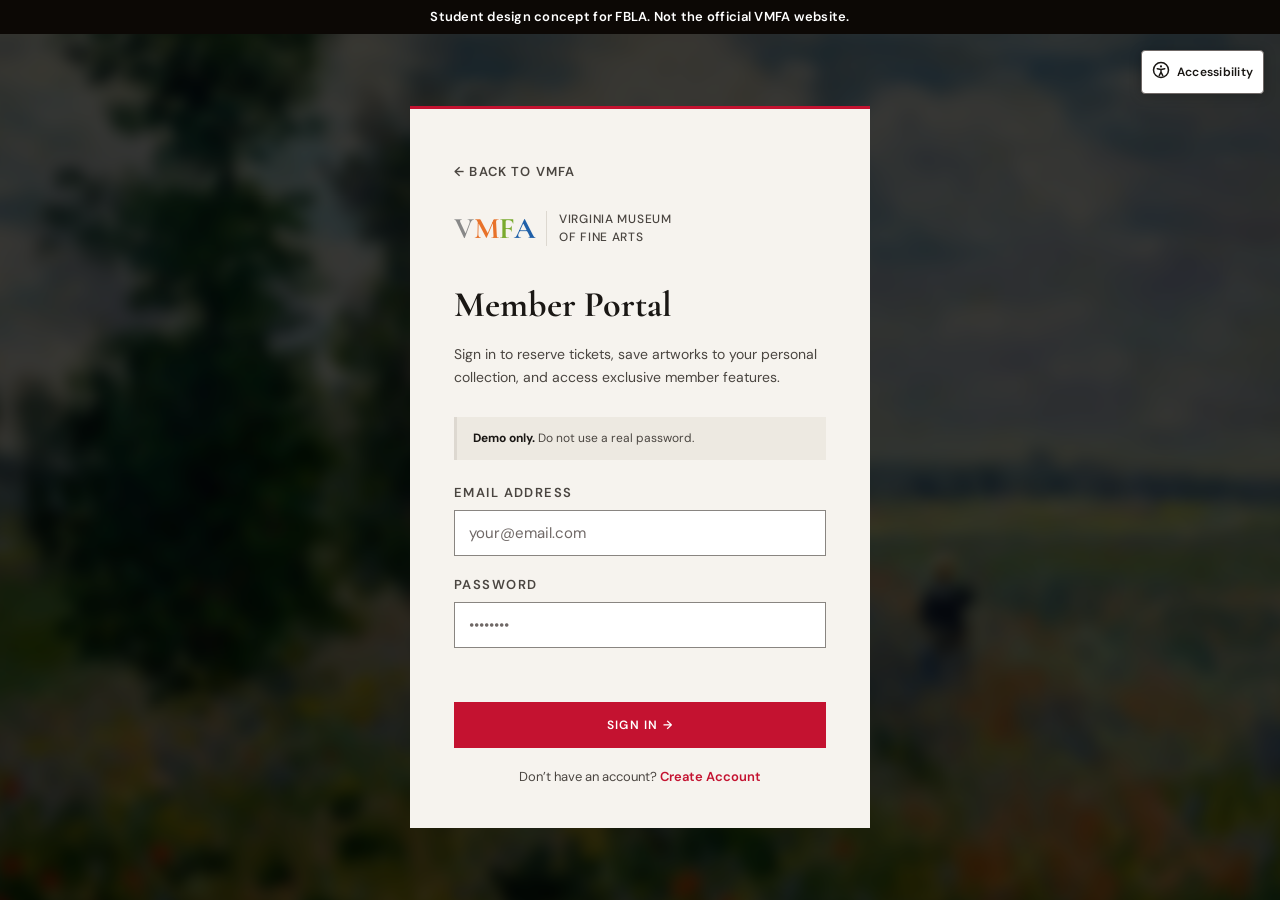
<file: login.html>
<!DOCTYPE html>
<html lang="en">
<head>
  <meta charset="UTF-8" />
  <meta name="viewport" content="width=device-width, initial-scale=1.0" />
  <title>Sign In - Virginia Museum of Fine Arts (Student Design Concept)</title>
  <meta name="description" content="Sign in to the demo member portal of this student design concept for FBLA. Demo only. Not the official VMFA website." />
  <link rel="icon" type="image/png" sizes="32x32" href="favicon-32x32.png" />
  <link rel="icon" type="image/png" sizes="16x16" href="favicon-16x16.png" />
  <link rel="apple-touch-icon" sizes="180x180" href="apple-touch-icon.png" />
  <link rel="canonical" href="https://insanestars.github.io/DHEEPTHAA-VMFA-FBLA/login.html" />
  <meta property="og:type" content="website" />
  <meta property="og:site_name" content="VMFA Student Design Concept" />
  <meta property="og:title" content="Sign In - Virginia Museum of Fine Arts (Student Design Concept)" />
  <meta property="og:description" content="Sign in to the demo member portal of this student design concept for FBLA. Demo only. Not the official VMFA website." />
  <meta property="og:url" content="https://insanestars.github.io/DHEEPTHAA-VMFA-FBLA/login.html" />
  <meta property="og:image" content="https://insanestars.github.io/DHEEPTHAA-VMFA-FBLA/og-image.jpg" />
  <meta property="og:image:width" content="1200" />
  <meta property="og:image:height" content="630" />
  <meta property="og:image:alt" content="Monet's Field of Poppies with the words Virginia Museum of Fine Arts, student design concept for FBLA" />
  <meta name="twitter:card" content="summary_large_image" />
  <meta name="twitter:title" content="Sign In - Virginia Museum of Fine Arts (Student Design Concept)" />
  <meta name="twitter:description" content="Sign in to the demo member portal of this student design concept for FBLA. Demo only. Not the official VMFA website." />
  <meta name="twitter:image" content="https://insanestars.github.io/DHEEPTHAA-VMFA-FBLA/og-image.jpg" />
  <script src="theme.js"></script>
  <link rel="stylesheet" href="styles.css" />
</head>
<body class="login-body">
  <a class="skip-link" href="#main-content">Skip to main content</a>
  <aside class="site-banner" aria-label="Demo notice">Student design concept for FBLA. Not the official VMFA website.</aside>

  <main class="login-page-wrap" id="main-content" tabindex="-1">
    <div class="theme-switcher theme-switcher--floating" data-theme-switcher></div>
    <div class="login-card">
      <a href="index.html" class="login-back-link">&larr; Back to VMFA</a>

      <div class="login-logo">
        <div class="logo-letters">
          <span class="logo-v">V</span><span class="logo-m">M</span><span class="logo-f">F</span><span class="logo-a">A</span>
        </div>
        <div class="logo-name">Virginia Museum<br>of Fine Arts</div>
      </div>

      <h1 class="login-heading">Member Portal</h1>
      <p class="login-subheading">Sign in to reserve tickets, save artworks to your personal collection, and access exclusive member features.</p>

      <p class="login-demo-note"><strong>Demo only.</strong> Do not use a real password.</p>

      <form id="loginForm" class="login-form" novalidate>
        <div class="login-field">
          <label for="loginEmail">Email Address</label>
          <input type="email" id="loginEmail" name="email" placeholder="your@email.com" autocomplete="email" required />
        </div>
        <div class="login-field">
          <label for="loginPassword">Password</label>
          <input type="password" id="loginPassword" name="password" placeholder="&bull;&bull;&bull;&bull;&bull;&bull;&bull;&bull;" autocomplete="current-password" required />
        </div>
        <p id="loginError" class="login-error" aria-live="polite"></p>
        <button type="submit" class="login-submit-btn">Sign In &rarr;</button>
      </form>

      <p class="login-switch-link">Don&rsquo;t have an account? <a href="signup.html">Create Account</a></p>

    </div>
  </main>

  <script src="login.js"></script>
</body>
</html>
</file>
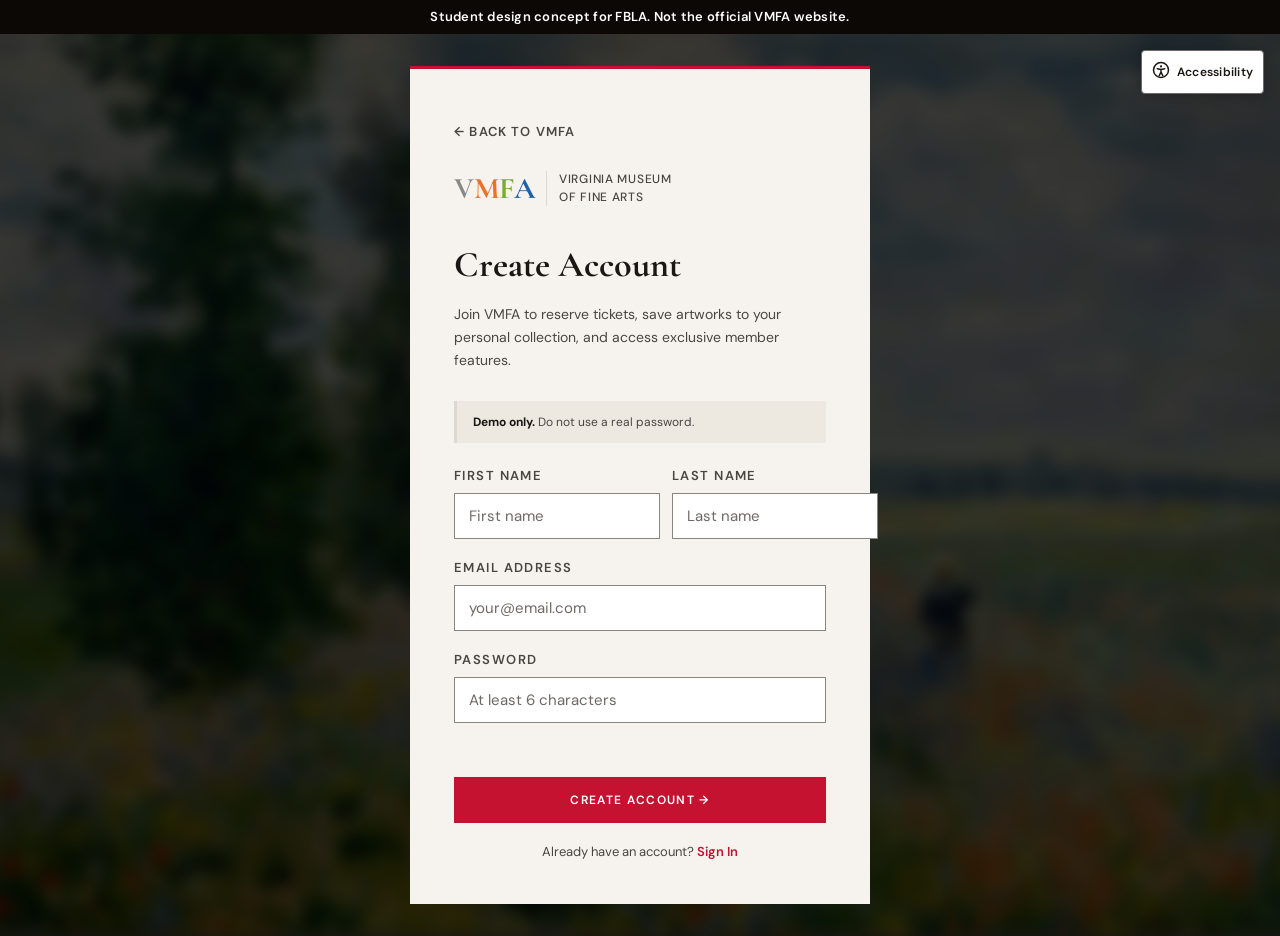
<file: signup.html>
<!DOCTYPE html>
<html lang="en">
<head>
  <meta charset="UTF-8" />
  <meta name="viewport" content="width=device-width, initial-scale=1.0" />
  <title>Create Account - Virginia Museum of Fine Arts (Student Design Concept)</title>
  <meta name="description" content="Create a demo account on this student design concept for FBLA. Demo only. Not the official VMFA website." />
  <link rel="icon" type="image/png" sizes="32x32" href="favicon-32x32.png" />
  <link rel="icon" type="image/png" sizes="16x16" href="favicon-16x16.png" />
  <link rel="apple-touch-icon" sizes="180x180" href="apple-touch-icon.png" />
  <link rel="canonical" href="https://insanestars.github.io/DHEEPTHAA-VMFA-FBLA/signup.html" />
  <meta property="og:type" content="website" />
  <meta property="og:site_name" content="VMFA Student Design Concept" />
  <meta property="og:title" content="Create Account - Virginia Museum of Fine Arts (Student Design Concept)" />
  <meta property="og:description" content="Create a demo account on this student design concept for FBLA. Demo only. Not the official VMFA website." />
  <meta property="og:url" content="https://insanestars.github.io/DHEEPTHAA-VMFA-FBLA/signup.html" />
  <meta property="og:image" content="https://insanestars.github.io/DHEEPTHAA-VMFA-FBLA/og-image.jpg" />
  <meta property="og:image:width" content="1200" />
  <meta property="og:image:height" content="630" />
  <meta property="og:image:alt" content="Monet's Field of Poppies with the words Virginia Museum of Fine Arts, student design concept for FBLA" />
  <meta name="twitter:card" content="summary_large_image" />
  <meta name="twitter:title" content="Create Account - Virginia Museum of Fine Arts (Student Design Concept)" />
  <meta name="twitter:description" content="Create a demo account on this student design concept for FBLA. Demo only. Not the official VMFA website." />
  <meta name="twitter:image" content="https://insanestars.github.io/DHEEPTHAA-VMFA-FBLA/og-image.jpg" />
  <script src="theme.js"></script>
  <link rel="stylesheet" href="styles.css" />
</head>
<body class="login-body">
  <a class="skip-link" href="#main-content">Skip to main content</a>
  <aside class="site-banner" aria-label="Demo notice">Student design concept for FBLA. Not the official VMFA website.</aside>

  <main class="login-page-wrap" id="main-content" tabindex="-1">
    <div class="theme-switcher theme-switcher--floating" data-theme-switcher></div>
    <div class="login-card">
      <a href="index.html" class="login-back-link">&larr; Back to VMFA</a>

      <div class="login-logo">
        <div class="logo-letters">
          <span class="logo-v">V</span><span class="logo-m">M</span><span class="logo-f">F</span><span class="logo-a">A</span>
        </div>
        <div class="logo-name">Virginia Museum<br>of Fine Arts</div>
      </div>

      <h1 class="login-heading">Create Account</h1>
      <p class="login-subheading">Join VMFA to reserve tickets, save artworks to your personal collection, and access exclusive member features.</p>

      <p class="login-demo-note"><strong>Demo only.</strong> Do not use a real password.</p>

      <form id="signupForm" class="login-form" novalidate>
        <div class="login-field-row">
          <div class="login-field">
            <label for="signupFirst">First Name</label>
            <input type="text" id="signupFirst" name="firstName" placeholder="First name" autocomplete="given-name" required />
          </div>
          <div class="login-field">
            <label for="signupLast">Last Name</label>
            <input type="text" id="signupLast" name="lastName" placeholder="Last name" autocomplete="family-name" required />
          </div>
        </div>
        <div class="login-field">
          <label for="signupEmail">Email Address</label>
          <input type="email" id="signupEmail" name="email" placeholder="your@email.com" autocomplete="email" required />
        </div>
        <div class="login-field">
          <label for="signupPassword">Password</label>
          <input type="password" id="signupPassword" name="password" placeholder="At least 6 characters" autocomplete="new-password" required />
        </div>
        <p id="signupError" class="login-error" aria-live="polite"></p>
        <button type="submit" class="login-submit-btn">Create Account &rarr;</button>
      </form>

      <p class="login-switch-link">Already have an account? <a href="login.html">Sign In</a></p>
    </div>
  </main>

  <script src="signup.js"></script>
</body>
</html>
</file>
<file: styles.css>
﻿/* ============================================================
   VMFA — styles.css  (complete rewrite, VMFA-quality)
   Inspired by vmfa.museum: art-forward, full-bleed images,
   generous whitespace, bold serif, clean editorial layout.
   ============================================================ */

@import url('https://fonts.googleapis.com/css2?family=Cormorant+Garamond:ital,wght@0,400;0,600;0,700;1,400;1,600&family=DM+Sans:wght@300;400;500;600&display=swap');

/* ── Reset ──────────────────────────────────────────────── */
*, *::before, *::after { box-sizing: border-box; margin: 0; padding: 0; }
html { scroll-behavior: smooth; }
img { display: block; max-width: 100%; }
a { text-decoration: none; color: inherit; }
button { font-family: inherit; cursor: pointer; border: none; background: none; }

/* ── Design Tokens ──────────────────────────────────────────
   Every colour on the site comes from a variable defined here.
   :root                       = Light (the original design, default)
   [data-theme="dark"]         = Dark
   [data-theme="contrast"]     = High Contrast
   "Match Device" resolves to light/dark in theme.js, so it needs no block of its own.
   ─────────────────────────────────────────────────────────── */
:root {
  color-scheme: light;

  /* brand palette (Light) */
  --red:        #c41230;
  --red-dark:   #9e0e26;
  --ink:        #1a1714;
  --ink-mid:    #4a4540;
  --ink-soft:   #7a7370;
  --ivory:      #f6f3ee;
  --ivory-mid:  #ede9e1;
  --white:      #ffffff;
  --rule:       #ddd8d0;
  --black:      #0c0805;

  --vmfa-v: #888;
  --vmfa-m: #e8722a;
  --vmfa-f: #7aaa2e;
  --vmfa-a: #1e5fa8;

  /* semantic: surfaces & text */
  --surface:      #ffffff;
  --surface-2:    #f6f3ee;
  --surface-3:    #ede9e1;
  --fg:           #1a1714;
  --fg-mid:       #4a4540;
  --fg-soft:      #6f6866;
  --line:         #ddd8d0;   /* decorative dividers */
  --line-ctl:     #898581;   /* borders of inputs, buttons, tabs (3:1 on white, cream and beige) */
  --card-line:    #898581;   /* borders of card-style widgets: calendar cards, saved items, account menu */

  /* semantic: accent */
  --accent:       #c41230;   /* filled buttons, badges, bars */
  --accent-hover: #9e0e26;
  --accent-text:  #c41230;   /* accent used as text / borders / icons */
  --on-accent:    #ffffff;   /* text on --accent */
  --on-accent-soft: rgba(255,255,255,0.84);
  --focus:        #1e5fa8;
  --focus-halo:   #ffffff;
  --hero-btn-bg:  rgba(12,8,5,.78);
  --accent-on-dark: #d34f65;   /* accent used as text on always-dark bars */
  --mobile-sep:   #797876;   /* the dot between Sign In and Create Account in the phone menu */

  /* always-dark sections (hero, footer, newsletter, overlays) */
  --dark:         #0c0805;
  --dark-footer:  #0a0705;
  --media-bg:     #1a1714;
  --on-dark:      #ffffff;
  --on-dark-ivory:#f6f3ee;

  /* inverse chips */
  --inverse-bg:   #1a1714;
  --inverse-fg:   #ffffff;
  --upcoming-bg:  #1a1714;
  --upcoming-fg:  #f6f3ee;
  --past-bg:      #7a7370;
  --past-label-bg:#6b6560;
  --past-fg:      #ffffff;

  /* status */
  --ok-fg:      #2a7a2a;
  --ok-bg:      #edf7ed;
  --ok-fg-2:    #286828;
  --ok-bg-2:    #f0faf0;
  --ok-border:  #aed6ae;
  --ok-icon:    #2d8b2d;
  --ok-icon-fg: #ffffff;

  /* controls over images */
  --fav-idle:       #636363;
  --fav-shadow:     0 0 0 1px #898581, 0 2px 8px rgba(0,0,0,0.14);   /* thin boundary ring + soft shadow on the heart buttons */
  --fav-bg:         rgba(255,255,255,0.88);
  --fav-bg-saved:   rgba(255,255,255,0.96);
  --chip-bg:        rgba(246,243,238,0.9);
  --panel-close-bg: rgba(0,0,0,0.54);

  /* overlays */
  --scrim-modal:  rgba(12,8,5,0.72);
  --scrim-panel:  rgba(0,0,0,.5);
  --scrim-search: rgba(12,8,5,.96);

  /* image scrims: alpha values behind text on the hero / category banners / tiles */
  --scrim-a: .88;  --scrim-a2: .85;  --scrim-b: .5;  --scrim-c: .15;
  --col-scrim-b: .84;  --col-scrim-c: .49;   /* category banners (Collections page) */
  --scrim-d: .7;   --scrim-e: .6;    --scrim-flat: .44;
  --tile-scrim: .78;

  /* utility bar */
  --util-bg: linear-gradient(90deg, #b01029 0%, #c41230 40%, #b8112c 100%);
  --ub-t-100: #ffffff;
  --ub-hover-bg: #ffffff;
  --ub-hover-fg: #a00e25;
  --ub-pill-bg: #f6f3ee;
  --ub-pill-fg: #c41230;
  --placeholder: #757575;

  /* translucent text / borders / fills used on the always-dark sections */
  --dk-t-16: rgba(255,255,255,0.46);
  --dk-t-24: rgba(255,255,255,0.46);
  --dk-t-28: rgba(255,255,255,0.46);
  --dk-t-30: rgba(255,255,255,0.46);
  --dk-t-35: rgba(255,255,255,0.46);
  --dk-t-36: rgba(255,255,255,0.46);
  --dk-t-38: rgba(255,255,255,0.46);
  --dk-t-40: rgba(255,255,255,0.46);
  --dk-t-48: rgba(255,255,255,0.48);
  --dk-t-50: rgba(255,255,255,0.50);
  --dk-t-52: rgba(255,255,255,0.52);
  --dk-t-55: rgba(255,255,255,0.55);
  --dk-t-60: rgba(255,255,255,0.60);
  --dk-t-62: rgba(255,255,255,0.62);
  --dk-t-65: rgba(255,255,255,0.65);
  --dk-t-72: rgba(255,255,255,0.72);
  --dk-t-82: rgba(255,255,255,0.82);
  --dk-b-07: rgba(255,255,255,0.07);
  --dk-b-08: rgba(255,255,255,0.08);
  --dk-b-14: rgba(255,255,255,0.35);
  --dk-b-15: rgba(255,255,255,0.15);
  --dk-b-16: rgba(255,255,255,0.35);
  --dk-b-18: rgba(255,255,255,0.35);
  --dk-b-25: rgba(255,255,255,0.35);
  --dk-b-30: rgba(255,255,255,0.30);
  --dk-b-36: rgba(255,255,255,0.36);
  --dk-b-50: rgba(255,255,255,0.50);
  --dk-f-06: rgba(255,255,255,0.06);
  --dk-f-10: rgba(255,255,255,0.10);
  --ub-t-30: rgba(246,243,238,0.89);
  --ub-t-65: rgba(246,243,238,0.65);
  --ub-t-80: rgba(246,243,238,0.89);
  --ub-b-50: rgba(246,243,238,0.50);

  --ff-display: 'Cormorant Garamond', Georgia, serif;
  --ff-body:    'DM Sans', system-ui, sans-serif;
  --max: 1200px;
  --header-h: 72px;
}

:root[data-theme="dark"] {
  color-scheme: dark;

  --vmfa-v: #b5b5b5;
  --vmfa-m: #f08a4b;
  --vmfa-f: #9bcf5a;
  --vmfa-a: #6aa8ea;

  --surface:   #1e1f23;
  --surface-2: #26282d;
  --surface-3: #2e3137;
  --fg:        #ecebe8;
  --fg-mid:    #c8c6c1;
  --fg-soft:   #a3a09b;
  --line:      #3a3d44;
  --line-ctl:  #7d828c;
  --card-line: #3a3d44;

  --accent:        #d13a52;
  --accent-hover:  #b32d43;
  --accent-text:   #ff7a8f;
  --on-accent:     #ffffff;
  --on-accent-soft: #ffffff;
  --focus:         #9cc9ff;
  --focus-halo:    #000000;
  --accent-on-dark: #ff7a8f;
  --mobile-sep:    #ecebe8;

  --dark:          #0e0f12;
  --dark-footer:   #0a0b0d;
  --media-bg:      #0e0f12;
  --on-dark:       #f2f0ec;
  --on-dark-ivory: #f2f0ec;

  --inverse-bg:   #ecebe8;
  --inverse-fg:   #1a1714;
  --upcoming-bg:  #ecebe8;
  --upcoming-fg:  #1a1714;
  --past-bg:      #6b7078;
  --past-label-bg:#5f646c;
  --past-fg:      #ffffff;

  --ok-fg:      #7fd08a;
  --ok-bg:      #16301c;
  --ok-fg-2:    #8fdc9a;
  --ok-bg-2:    #16301c;
  --ok-border:  #3f7a4a;
  --ok-icon:    #2f9d45;
  --ok-icon-fg: #ffffff;

  --fav-idle:       #b5b2ad;
  --fav-shadow:     0 2px 8px rgba(0,0,0,0.14);
  --fav-bg:         rgba(30,31,35,0.9);
  --fav-bg-saved:   rgba(30,31,35,0.96);
  --chip-bg:        rgba(38,40,45,0.92);
  --panel-close-bg: rgba(0,0,0,0.7);

  --scrim-modal:  rgba(0,0,0,0.72);
  --scrim-panel:  rgba(0,0,0,0.6);
  --scrim-search: rgba(8,8,10,.96);

  --scrim-a: .92;  --scrim-a2: .9;  --scrim-b: .8;  --scrim-c: .68;
  --col-scrim-b: .8;  --col-scrim-c: .68;
  --scrim-d: .85;  --scrim-e: .8;   --scrim-flat: .62;
  --tile-scrim: .85;

  --util-bg: linear-gradient(90deg, #a82035 0%, #b32d43 40%, #a82035 100%);
  --ub-t-100: #ffffff;
  --ub-hover-bg: #f2f0ec;
  --ub-hover-fg: #8f1c2f;
  --ub-pill-bg: #f2f0ec;
  --ub-pill-fg: #8f1c2f;
  --placeholder: #a3a09b;

  --dk-t-16: rgba(255,255,255,0.67);
  --dk-t-24: rgba(255,255,255,0.69);
  --dk-t-28: rgba(255,255,255,0.70);
  --dk-t-30: rgba(255,255,255,0.71);
  --dk-t-35: rgba(255,255,255,0.72);
  --dk-t-36: rgba(255,255,255,0.73);
  --dk-t-38: rgba(255,255,255,0.73);
  --dk-t-40: rgba(255,255,255,0.74);
  --dk-t-48: rgba(255,255,255,0.76);
  --dk-t-50: rgba(255,255,255,0.77);
  --dk-t-52: rgba(255,255,255,0.78);
  --dk-t-55: rgba(255,255,255,0.78);
  --dk-t-60: rgba(255,255,255,0.80);
  --dk-t-62: rgba(255,255,255,0.81);
  --dk-t-65: rgba(255,255,255,0.82);
  --dk-t-72: rgba(255,255,255,0.84);
  --dk-t-82: rgba(255,255,255,0.87);
  --dk-b-14: rgba(255,255,255,0.55);
  --dk-b-16: rgba(255,255,255,0.55);
  --dk-b-18: rgba(255,255,255,0.55);
  --dk-b-25: rgba(255,255,255,0.55);
  --dk-b-30: rgba(255,255,255,0.55);
  --dk-b-36: rgba(255,255,255,0.55);
  --dk-b-50: rgba(255,255,255,0.55);
  --ub-t-30: #ffffff;
  --ub-t-65: #ffffff;
  --ub-t-80: #ffffff;
  --ub-b-50: rgba(246,243,238,0.8);
}

:root[data-theme="contrast"] {
  color-scheme: dark;

  --vmfa-v: #d6d6d6;
  --vmfa-m: #ffa15c;
  --vmfa-f: #b6e878;
  --vmfa-a: #7db8ff;

  --surface:   #000000;
  --surface-2: #0f0f0f;
  --surface-3: #1a1a1a;
  --fg:        #ffffff;
  --fg-mid:    #f0f0f0;
  --fg-soft:   #d6d6d6;
  --line:      #b3b3b3;
  --line-ctl:  #ffffff;
  --card-line: #b3b3b3;

  --accent:        #ffd60a;
  --accent-hover:  #fff27a;
  --accent-text:   #ffd60a;
  --on-accent:     #000000;
  --on-accent-soft: #000000;
  --focus:         #ffffff;
  --focus-halo:    #000000;
  --hero-btn-bg:   #000000;
  --accent-on-dark: #ffd60a;
  --mobile-sep:    #ffffff;

  --dark:          #000000;
  --dark-footer:   #000000;
  --media-bg:      #000000;
  --on-dark:       #ffffff;
  --on-dark-ivory: #ffffff;

  --inverse-bg:   #ffffff;
  --inverse-fg:   #000000;
  --upcoming-bg:  #ffffff;
  --upcoming-fg:  #000000;
  --past-bg:      #d6d6d6;
  --past-label-bg:#d6d6d6;
  --past-fg:      #000000;

  --ok-fg:      #9dffb5;
  --ok-bg:      #0b2a13;
  --ok-fg-2:    #9dffb5;
  --ok-bg-2:    #0b2a13;
  --ok-border:  #9dffb5;
  --ok-icon:    #9dffb5;
  --ok-icon-fg: #000000;

  --fav-idle:       #ffffff;
  --fav-shadow:     0 2px 8px rgba(0,0,0,0.14);
  --fav-bg:         rgba(0,0,0,0.9);
  --fav-bg-saved:   #000000;
  --chip-bg:        #000000;
  --panel-close-bg: #000000;

  --scrim-modal:  rgba(0,0,0,0.88);
  --scrim-panel:  rgba(0,0,0,0.8);
  --scrim-search: #000000;

  --scrim-a: .96;  --scrim-a2: .96;  --scrim-b: .9;  --scrim-c: .8;
  --col-scrim-b: .9;  --col-scrim-c: .8;
  --scrim-d: .95;  --scrim-e: .92;   --scrim-flat: .88;
  --tile-scrim: .95;

  --util-bg: #000000;
  --ub-t-100: #ffffff;
  --ub-hover-bg: #ffffff;
  --ub-hover-fg: #000000;
  --ub-pill-bg: #ffd60a;
  --ub-pill-fg: #000000;
  --placeholder: #d6d6d6;

  --dk-t-16: #ffffff;
  --dk-t-24: #ffffff;
  --dk-t-28: #ffffff;
  --dk-t-30: #ffffff;
  --dk-t-35: #ffffff;
  --dk-t-36: #ffffff;
  --dk-t-38: #ffffff;
  --dk-t-40: #ffffff;
  --dk-t-48: #ffffff;
  --dk-t-50: #ffffff;
  --dk-t-52: #ffffff;
  --dk-t-55: #ffffff;
  --dk-t-60: #ffffff;
  --dk-t-62: #ffffff;
  --dk-t-65: #ffffff;
  --dk-t-72: #ffffff;
  --dk-t-82: #ffffff;
  --dk-b-07: rgba(255,255,255,0.4);
  --dk-b-08: rgba(255,255,255,0.4);
  --dk-b-14: #ffffff;
  --dk-b-15: rgba(255,255,255,0.4);
  --dk-b-16: #ffffff;
  --dk-b-18: #ffffff;
  --dk-b-25: #ffffff;
  --dk-b-30: #ffffff;
  --dk-b-36: #ffffff;
  --dk-b-50: #ffffff;
  --ub-t-30: #ffffff;
  --ub-t-65: #ffffff;
  --ub-t-80: #ffffff;
  --ub-b-50: #ffffff;
}

/* ── Base ───────────────────────────────────────────────── */
body {
  font-family: var(--ff-body);
  background: var(--surface);
  color: var(--fg);
  font-size: 1rem;
  line-height: 1.7;
  -webkit-font-smoothing: antialiased;
}

/* ── SPA routing ────────────────────────────────────────── */
.page { display: none; }
.page.active {
  display: block;
  animation: pageFade .3s ease both;
}
@keyframes pageFade {
  from { opacity: 0; transform: translateY(10px); }
  to   { opacity: 1; transform: translateY(0); }
}

/* ── Logo color letters ─────────────────────────────────── */
.logo-v { color: var(--vmfa-v); }
.logo-m { color: var(--vmfa-m); }
.logo-f { color: var(--vmfa-f); }
.logo-a { color: var(--vmfa-a); }

/* ============================================================
   HEADER
   ============================================================ */
header {
  position: sticky;
  top: 0;
  z-index: 200;
  background: var(--surface);
  border-bottom: 1px solid var(--line);
}
header.scrolled { box-shadow: 0 2px 20px rgba(0,0,0,.08); }

.header-main {
  max-width: var(--max);
  margin: 0 auto;
  padding: 0 32px;
  min-height: var(--header-h);
  display: flex;
  align-items: center;
  gap: 32px;
}

.logo {
  display: flex;
  align-items: center;
  gap: 12px;
  flex-shrink: 0;
  text-decoration: none;
}
.logo-letters {
  font-family: var(--ff-display);
  font-size: 1.875rem;
  font-weight: 700;
  line-height: 1;
  letter-spacing: -.5px;
}
.logo-name {
  font-size: 0.75rem;
  font-weight: 500;
  line-height: 1.45;
  color: var(--fg-mid);
  border-left: 1.5px solid var(--line);
  padding-left: 12px;
  text-transform: uppercase;
  letter-spacing: .06em;
}

nav { flex: 1; }
nav ul { list-style: none; display: flex; align-items: center; gap: 0; }
nav a {
  display: block;
  padding: 6px 16px;
  font-size: 0.8125rem;
  font-weight: 500;
  color: var(--fg-mid);
  letter-spacing: .02em;
  transition: color .18s;
  white-space: nowrap;
}
nav a:hover  { color: var(--fg); }
nav a.active {
  background: var(--accent);
  color: var(--on-accent);
  border-radius: 3px;
}

/* Search bar in header */
.header-search {
  display: flex;
  align-items: center;
  border: 1.5px solid var(--line-ctl);
  border-radius: 3px;
  background: var(--surface-2);
  overflow: hidden;
  flex-shrink: 0;
  transition: border-color .2s;
}
.header-search:focus-within { border-color: var(--accent-text); }
.header-search input {
  background: none;
  border: none;
  outline: none;
  font-family: var(--ff-body);
  font-size: 0.8125rem;
  color: var(--fg);
  padding: 8px 14px;
  width: 260px;
}
.header-search input::placeholder { color: var(--fg-soft); }
.header-search button {
  background: var(--accent);
  border: none;
  padding: 0 13px;
  min-height: 36px;
  color: var(--on-accent);
  display: flex;
  align-items: center;
  transition: background .18s;
  flex-shrink: 0;
}
.header-search button:hover { background: var(--accent); }

/* Mobile button */
.mobile-menu-btn {
  display: none;
  background: none;
  border: 1.5px solid var(--line-ctl);
  border-radius: 4px;
  padding: 6px 10px;
  font-size: 1.125rem;
  color: var(--fg);
  cursor: pointer;
  margin-left: auto;
}

/* ── Mobile Nav ─────────────────────────────────────────── */
.mobile-nav {
  display: none;
  position: fixed;
  inset: 0;
  z-index: 999;
  background: var(--dark);
  flex-direction: column;
  align-items: center;
  justify-content: center;
  gap: 4px;
}
.mobile-nav.open { display: flex; }
.mobile-nav ul { list-style: none; text-align: center; }
.mobile-nav a {
  display: block;
  font-family: var(--ff-display);
  font-size: 2.25rem;
  font-weight: 600;
  color: var(--on-dark-ivory);
  padding: 12px 48px;
  transition: color .2s;
}
.mobile-nav a:hover { color: var(--vmfa-m); }
.mobile-close {
  position: absolute;
  top: 20px; right: 24px;
  background: none;
  border: none;
  font-size: 1.75rem;
  color: var(--on-dark-ivory);
  cursor: pointer;
}
.mobile-nav-search {
  display: flex;
  align-items: center;
  gap: 8px;
  background: var(--dk-f-10);
  border: 1px solid var(--dk-b-25);
  border-radius: 4px;
  padding: 8px 14px;
  width: min(340px, 80vw);
  margin-bottom: 20px;
}
.mobile-nav-search input {
  flex: 1;
  background: none;
  border: none;
  outline: none;
  color: var(--on-dark-ivory);
  font-size: 1rem;
  font-family: var(--ff-body);
}
.mobile-nav-search input::placeholder { color: var(--dk-t-50); }
.mobile-nav-search button {
  background: none;
  border: none;
  color: var(--on-dark-ivory);
  cursor: pointer;
  display: flex;
  align-items: center;
  padding: 0;
}

/* ── Search Overlay ─────────────────────────────────────── */
.search-overlay {
  display: none;
  position: fixed;
  inset: 0;
  z-index: 400;
  background: var(--scrim-search);
  align-items: flex-start;
  justify-content: flex-end;
}
.search-overlay.open { display: flex; }
.search-overlay-inner {
  width: 480px;
  max-width: 100%;
  padding: 96px 48px 48px;
  position: relative;
  height: 100%;
  overflow-y: auto;
}
.search-overlay-inner label {
  display: block;
  font-size: 0.8125rem;
  font-weight: 600;
  text-transform: uppercase;
  letter-spacing: .22em;
  color: var(--dk-t-28);
  margin-bottom: 20px;
}
.search-overlay-inner input {
  width: 100%;
  background: none;
  border: none;
  border-bottom: 2px solid var(--dk-b-16);
  font-family: var(--ff-display);
  font-size: 2.375rem;
  font-weight: 600;
  color: var(--on-dark);
  padding: 8px 0 16px;
  outline: none;
  transition: border-color .25s;
}
.search-overlay-inner input:focus { border-bottom-color: var(--accent-text); }
.search-overlay-inner input::placeholder { color: var(--dk-t-16); }
.search-close {
  position: absolute;
  top: 44px; right: 44px;
  background: none;
  border: 1.5px solid var(--dk-b-18);
  border-radius: 50%;
  width: 40px; height: 40px;
  display: flex;
  align-items: center;
  justify-content: center;
  color: var(--dk-t-50);
  font-size: 1.125rem;
  cursor: pointer;
  transition: background .2s, border-color .2s, color .2s;
}
.search-close:hover { background: var(--accent); border-color: var(--accent-text); color: var(--on-accent); }
.search-results { margin-top: 12px; max-height: 55vh; overflow-y: auto; }
.search-result-item {
  display: flex;
  align-items: baseline;
  gap: 16px;
  width: 100%;
  background: none;
  border: none;
  border-bottom: 1px solid var(--dk-b-07);
  padding: 14px 0;
  cursor: pointer;
  text-align: left;
  color: var(--on-dark);
  font-family: inherit;
  transition: padding-left .15s;
}
.search-result-item:hover { padding-left: 8px; }
.sri-tag {
  font-size: 0.75rem;
  font-weight: 700;
  text-transform: uppercase;
  letter-spacing: .14em;
  color: var(--accent-on-dark);
  min-width: 120px;
  flex-shrink: 0;
}
.sri-title {
  font-family: var(--ff-display);
  font-size: 1.25rem;
  font-weight: 600;
  line-height: 1.25;
}
.search-no-results { font-size: 0.875rem; color: var(--dk-t-35); margin-top: 20px; }

@keyframes highlightFade {
  0%   { outline-color: var(--accent-text); box-shadow: 0 0 0 4px rgba(196,18,48,.2); }
  100% { outline-color: transparent; box-shadow: none; }
}
.search-highlight {
  outline: 2px solid var(--accent-text);
  outline-offset: 6px;
  border-radius: 4px;
  animation: highlightFade 2.4s ease forwards;
}

/* ============================================================
   BUTTONS
   ============================================================ */
.btn-red {
  display: inline-block;
  background: var(--accent);
  color: var(--on-accent);
  border: none;
  padding: 13px 32px;
  font-size: 0.78125rem;
  font-weight: 600;
  letter-spacing: .06em;
  text-transform: uppercase;
  border-radius: 2px;
  cursor: pointer;
  transition: background .2s, transform .15s;
}
.btn-red:hover { background: var(--accent-hover); transform: translateY(-1px); }

.btn-outline {
  display: inline-block;
  background: transparent;
  color: var(--on-dark);
  border: 1.5px solid var(--dk-b-50);
  padding: 12px 32px;
  font-size: 0.78125rem;
  font-weight: 600;
  letter-spacing: .06em;
  text-transform: uppercase;
  border-radius: 2px;
  cursor: pointer;
  transition: border-color .2s, background .2s;
}
.btn-outline:hover { border-color: var(--on-dark); background: var(--dk-f-10); }

.btn-outline-red {
  display: inline-block;
  background: transparent;
  color: var(--accent-text);
  border: 1.5px solid var(--accent-text);
  padding: 12px 32px;
  font-size: 0.78125rem;
  font-weight: 600;
  letter-spacing: .06em;
  text-transform: uppercase;
  border-radius: 2px;
  cursor: pointer;
  transition: background .2s, color .2s;
}
.btn-outline-red:hover { background: var(--accent); color: var(--on-accent); }

/* ============================================================
   HERO — full viewport, cinematic
   ============================================================ */
.hero {
  min-height: max(600px, calc(100vh - var(--header-h)));
  position: relative;
  overflow: hidden;
  background: var(--dark);
  display: flex;
  align-items: flex-end;
  padding: 0 80px 88px;
}
.hero-video-wrap {
  position: absolute;
  inset: 0;
  z-index: 0;
  pointer-events: none;
}
.hero-video-wrap video {
  width: 100%;
  height: 100%;
  object-fit: cover;
  object-position: center;
}
.hero-overlay {
  position: absolute;
  inset: 0;
  z-index: 1;
  background:
    linear-gradient(to right, rgba(12,8,5,var(--scrim-a)) 0%, rgba(12,8,5,var(--scrim-b)) 55%, rgba(12,8,5,var(--scrim-c)) 100%),
    linear-gradient(to top, rgba(12,8,5,var(--scrim-d)) 0%, transparent 55%);
}
.hero-box {
  position: relative;
  z-index: 2;
  max-width: 620px;
  padding-left: 5%;
}
.hero-box h1 {
  font-family: var(--ff-display);
  font-size: clamp(3.5rem, 8vw, 6.75rem);
  font-weight: 700;
  text-indent: -0.12em;
  color: var(--on-dark);
  line-height: .96;
  letter-spacing: -.04em;
  margin-bottom: 22px;
}
.hero-box p {
  font-size: 1.1875rem;
  color: var(--dk-t-82);
  line-height: 1.65;
  max-width: 500px;
  margin-bottom: 40px;
}
.hero-btns { display: flex; gap: 12px; flex-wrap: wrap; }

/* ============================================================
   INFO BAR
   ============================================================ */
.info-bar {
  background: var(--accent);
  display: grid;
  grid-template-columns: repeat(4, 1fr);
  border-top: 1px solid var(--dk-b-07);
}
.info-bar-item {
  padding: 16px 36px;
  border-right: 1px solid var(--dk-b-15);
  display: flex;
  flex-direction: column;
  gap: 4px;
}
.info-bar-item:last-child { border-right: none; }
.info-bar-item strong {
  display: block;
  font-size: 0.75rem;
  font-weight: 700;
  text-transform: uppercase;
  letter-spacing: .16em;
  color: var(--on-accent-soft);
}
.info-bar-item span {
  font-size: 0.9375rem;
  font-weight: 600;
  color: var(--on-accent);
}

/* ============================================================
   CURRENT EXHIBITION — dark cinematic spread
   ============================================================ */
.current-exhibition {
  background:
    radial-gradient(ellipse at 78% 35%, rgba(196,18,48,.1) 0%, transparent 48%),
    var(--dark);
  padding: 96px 80px;
}
.current-exhibition .inner {
  max-width: var(--max);
  margin: 0 auto;
  display: grid;
  grid-template-columns: 1fr 520px;
  gap: 88px;
  align-items: center;
}
.current-exhibition .label {
  font-size: 0.75rem;
  font-weight: 700;
  text-transform: uppercase;
  letter-spacing: .22em;
  color: var(--vmfa-m);
  margin-bottom: 20px;
}
.current-exhibition h2 {
  font-family: var(--ff-display);
  font-size: clamp(1.875rem, 4.5vw, 3.375rem);
  font-weight: 700;
  color: var(--on-dark);
  line-height: 1.08;
  margin-bottom: 16px;
  letter-spacing: -.02em;
}
.current-exhibition .dates {
  font-size: 0.8125rem;
  letter-spacing: .06em;
  color: var(--dk-t-36);
  margin-bottom: 20px;
}
.current-exhibition p:not(.dates) {
  font-size: 1.0625rem;
  color: var(--dk-t-65);
  line-height: 1.82;
  margin-bottom: 40px;
}
.current-exhibition img {
  width: 100%;
  height: 540px;
  object-fit: cover;
  border-radius: 2px;
  display: block;
}

/* ============================================================
   SECTION WRAPPERS
   ============================================================ */
.section {
  max-width: var(--max);
  margin: 0 auto;
  padding: 96px 32px;
}
.section-gray {
  background: var(--surface-2);
  padding: 96px 32px;
}
.section-gray .inner {
  max-width: var(--max);
  margin: 0 auto;
}

/* Section header — real VMFA style: large serif heading + red underline */
.section-header {
  display: flex;
  justify-content: space-between;
  align-items: flex-end;
  margin-bottom: 56px;
  padding-bottom: 20px;
  border-bottom: 1px solid var(--line);
}
.section-header h2 {
  font-family: var(--ff-display);
  font-size: clamp(2rem, 4.5vw, 3.375rem);
  font-weight: 700;
  letter-spacing: -.03em;
  line-height: 1.0;
  color: var(--fg);
}
.see-all {
  font-size: 0.75rem;
  font-weight: 600;
  letter-spacing: .08em;
  text-transform: uppercase;
  color: var(--accent-text);
  white-space: nowrap;
  transition: opacity .2s;
  flex-shrink: 0;
}
.see-all:hover { opacity: .65; }

/* ============================================================
   FEATURED EVENTS — editorial mosaic layout (like real VMFA)
   ============================================================ */
.events-grid {
  display: grid;
  grid-template-columns: repeat(3, 1fr);
  border: 1px solid var(--line);
}

.event-card {
  background: var(--surface);
  transition: background .2s;
  border: none;
  border-radius: 0;
  overflow: hidden;
}
.event-card:hover { background: var(--surface-2); }

/* Dividers */
.event-card:nth-child(2),
.event-card:nth-child(3) { border-left: 1px solid var(--line); }
.event-card:first-child  { border-bottom: 1px solid var(--line); }

/* Feature card — spans full width, image left / text right */
.event-card:first-child {
  grid-column: 1 / -1;
  display: grid;
  grid-template-columns: 58% 42%;
  min-height: 520px;
}
.event-card:first-child .event-img {
  height: 100%;
  min-height: 520px;
}
.event-card:first-child .event-body {
  padding: 60px 72px;
  display: flex;
  flex-direction: column;
  justify-content: center;
  border-left: 1px solid var(--line);
}
.event-card:first-child h3 {
  font-size: clamp(1.625rem, 3vw, 2.625rem);
  line-height: 1.08;
  letter-spacing: -.03em;
  margin-bottom: 16px;
}
.event-card:first-child .event-meta { font-size: 0.8125rem; margin-bottom: 16px; padding-top: 18px; border-top: 1px solid var(--line); }
.event-card:first-child .event-desc { font-size: 1rem; line-height: 1.78; margin-bottom: 32px; }

/* Supporting cards */
.event-card:not(:first-child) .event-img  { height: 260px; }
.event-card:not(:first-child) .event-body { padding: 26px 28px 30px; }
.event-card:not(:first-child) h3          { font-size: 1.1875rem; line-height: 1.25; margin-bottom: 8px; }
.event-card:not(:first-child) .event-meta { font-size: 0.8125rem; margin-bottom: 10px; }
.event-card:not(:first-child) .event-desc { font-size: 0.84375rem; line-height: 1.65; margin-bottom: 18px; }

/* Event image base styles */
.event-img {
  position: relative;
  overflow: hidden;
  background: var(--media-bg);
}
.event-img::after {
  content: '';
  position: absolute;
  inset: 0;
  background: linear-gradient(transparent 40%, rgba(0,0,0,.5));
}
.event-img-label {
  position: absolute;
  bottom: 12px; left: 12px;
  z-index: 1;
  background: var(--accent);
  color: var(--on-accent);
  font-size: 0.75rem;
  font-weight: 700;
  text-transform: uppercase;
  letter-spacing: .1em;
  padding: 3px 10px;
  border-radius: 2px;
}
.event-img-label.past { background: var(--past-label-bg); color: var(--past-fg); }
.event-category {
  font-size: 0.75rem;
  font-weight: 700;
  text-transform: uppercase;
  letter-spacing: .14em;
  color: var(--accent-text);
  margin-bottom: 8px;
}
.event-card h3 {
  font-family: var(--ff-display);
  font-weight: 700;
  color: var(--fg);
}
.event-meta { font-size: 0.75rem; color: var(--fg-soft); font-weight: 500; }
.event-desc { font-size: 0.875rem; color: var(--fg-mid); line-height: 1.65; }
.event-cta {
  display: inline-flex;
  align-items: center;
  gap: 7px;
  font-size: 0.8125rem;
  font-weight: 700;
  text-transform: uppercase;
  letter-spacing: .1em;
  color: var(--accent-text);
  transition: gap .2s;
}
.event-cta:hover { gap: 13px; }

@keyframes event-pulse {
  0%   { box-shadow: 0 0 0 0 rgba(196,30,58,.35); }
  60%  { box-shadow: 0 0 0 10px rgba(196,30,58,0); }
  100% { box-shadow: 0 0 0 0 rgba(196,30,58,0); }
}
.event-highlight { animation: event-pulse 1.8s ease-out; outline: 2px solid var(--accent-text); outline-offset: -2px; }

/* ============================================================
   EXHIBITIONS PAGE — MAIN TAB BAR (Exhibitions | Events)
   ============================================================ */
.main-tab-bar {
  display: flex;
  gap: 0;
  border-bottom: 2px solid var(--line);
  margin-bottom: 52px;
}
.main-tab {
  background: none;
  border: none;
  border-bottom: 3px solid transparent;
  margin-bottom: -2px;
  padding: 14px 36px 13px;
  font-family: var(--ff-body);
  font-size: 0.875rem;
  font-weight: 600;
  letter-spacing: .05em;
  text-transform: uppercase;
  color: var(--fg-soft);
  cursor: pointer;
  transition: color .2s, border-color .2s;
}
.main-tab:hover { color: var(--fg); }
.main-tab.active {
  color: var(--accent-text);
  border-bottom-color: var(--accent-text);
}

/* Events grid inside the events tab has same first-card feature layout */
#eventsContent .section-header {
  margin-bottom: 40px;
}

@media (max-width: 600px) {
  .main-tab { padding: 12px 20px 11px; font-size: 0.8125rem; }
}

/* ============================================================
   COLLECTION GRID — full bleed, no gap (real VMFA style)
   ============================================================ */
.collection-grid {
  display: grid;
  grid-template-columns: repeat(3, 1fr);
  gap: 3px;
  background: var(--line);
}
.collection-tile {
  position: relative;
  overflow: hidden;
  height: 360px;
  cursor: pointer;
  background: var(--media-bg);
}
.collection-tile img {
  width: 100%;
  height: 100%;
  object-fit: cover;
  transition: transform .5s ease, opacity .3s;
  opacity: .88;
}
.collection-tile:hover img { transform: scale(1.06); opacity: 1; }
.tile-label {
  position: absolute;
  bottom: 0; left: 0; right: 0;
  padding: 60px 20px 20px;
  background: linear-gradient(transparent, rgba(0,0,0,var(--tile-scrim)));
  color: var(--on-dark);
  font-family: var(--ff-display);
  font-style: italic;
  font-size: 1.1875rem;
  font-weight: 600;
  letter-spacing: .01em;
}

/* ============================================================
   MEMBER CTA — cinematic dark split
   ============================================================ */
.member-cta {
  display: grid;
  grid-template-columns: 1fr 1fr;
  min-height: 520px;
  background:
    radial-gradient(ellipse at 16% 55%, rgba(196,18,48,.1) 0%, transparent 48%),
    var(--dark);
}
.member-cta-text {
  padding: 96px 80px;
  display: flex;
  flex-direction: column;
  justify-content: center;
  gap: 22px;
}
.member-cta-text h2 {
  font-family: var(--ff-display);
  font-size: clamp(2rem, 4.5vw, 3.625rem);
  font-weight: 700;
  color: var(--on-dark);
  line-height: 1.04;
  letter-spacing: -.03em;
}
.member-cta-text p {
  font-size: 1.0625rem;
  color: var(--dk-t-62);
  line-height: 1.82;
  max-width: 420px;
}
.member-cta-img { overflow: hidden; }
.member-cta-img img { width: 100%; height: 100%; object-fit: cover; }

/* ============================================================
   INNER PAGE HERO
   ============================================================ */
.page-hero {
  background:
    radial-gradient(ellipse at 90% 20%, rgba(196,18,48,.13) 0%, transparent 44%),
    radial-gradient(ellipse at 10% 80%, rgba(30,95,168,.05) 0%, transparent 40%),
    var(--dark);
  padding: 112px 80px 90px;
  min-height: 280px;
}
.page-hero h1 {
  font-family: var(--ff-display);
  font-size: clamp(3rem, 7vw, 5.75rem);
  font-weight: 700;
  color: var(--on-dark);
  max-width: var(--max);
  margin: 0 auto 16px;
  line-height: .96;
  letter-spacing: -.04em;
}
.page-hero p {
  font-size: 1.125rem;
  color: var(--dk-t-55);
  max-width: var(--max);
  margin: 0 auto;
  line-height: 1.7;
}

/* ============================================================
   EXHIBITIONS PAGE
   ============================================================ */
.filter-tabs {
  display: flex;
  gap: 10px;
  margin-bottom: 48px;
  flex-wrap: wrap;
}
.tab {
  background: var(--surface);
  border: 1.5px solid var(--line-ctl);
  color: var(--fg-mid);
  padding: 9px 26px;
  font-size: 0.75rem;
  font-weight: 600;
  letter-spacing: .07em;
  text-transform: uppercase;
  border-radius: 2px;
  transition: all .18s;
  cursor: pointer;
}
.tab:hover  { border-color: var(--accent-text); color: var(--accent-text); }
.tab.active { background: var(--accent); border-color: var(--accent-text); color: var(--on-accent); }

.exhibitions-list { display: flex; flex-direction: column; }

.exhibit-row {
  display: grid;
  grid-template-columns: 380px 1fr;
  gap: 64px;
  padding: 64px 0;
  border-bottom: 1px solid var(--line);
}
.exhibit-row:first-child { border-top: 1px solid var(--line); }
.exhibit-row.hidden { display: none; }

.exhibit-img-wrap {
  position: relative;
  overflow: hidden;
  height: 360px;
  flex-shrink: 0;
}
.exhibit-img-wrap img {
  width: 100%;
  height: 100%;
  object-fit: cover;
  transition: transform .45s;
}
.exhibit-row:hover .exhibit-img-wrap img { transform: scale(1.04); }

.exhibit-badge {
  position: absolute;
  top: 12px; left: 12px;
  font-size: 0.75rem;
  font-weight: 700;
  text-transform: uppercase;
  letter-spacing: .1em;
  padding: 4px 10px;
  border-radius: 2px;
}
.exhibit-badge.current  { background: var(--accent); color: var(--on-accent); }
.exhibit-badge.upcoming { background: var(--upcoming-bg); color: var(--upcoming-fg); }

.exhibit-info {
  display: flex;
  flex-direction: column;
  justify-content: center;
}
.exhibit-category {
  font-size: 0.75rem;
  font-weight: 700;
  text-transform: uppercase;
  letter-spacing: .18em;
  color: var(--accent-text);
  margin-bottom: 14px;
}
.exhibit-info h3 {
  font-family: var(--ff-display);
  font-size: clamp(1.375rem, 3vw, 2.25rem);
  font-weight: 700;
  color: var(--fg);
  line-height: 1.15;
  margin-bottom: 12px;
  letter-spacing: -.02em;
}
.exhibit-dates {
  font-size: 0.8125rem;
  color: var(--fg-soft);
  font-weight: 500;
  letter-spacing: .05em;
  margin-bottom: 18px;
}
.exhibit-desc {
  font-size: 0.9375rem;
  color: var(--fg-mid);
  line-height: 1.82;
  margin-bottom: 22px;
}
.ticket-note {
  font-size: 0.75rem;
  font-weight: 600;
  color: var(--accent-text);
  letter-spacing: .05em;
}

/* ============================================================
   ARTISTS PAGE — full-bleed editorial rows (real museum style)
   ============================================================ */
#artists .section { max-width: none; padding: 0; }
.artists-grid { display: block; }

.artist-card {
  display: grid;
  grid-template-columns: 1fr 1fr;
  min-height: 500px;
  border-bottom: 1px solid var(--line);
  border-radius: 0;
  overflow: hidden;
  background: var(--surface);
  transition: none;
  box-shadow: none;
}
.artist-card:first-child { min-height: 620px; }

/* Alternate image side */
.artist-card:nth-child(even) .artist-img-wrap { order: 2; }
.artist-card:nth-child(even) .artist-body     { order: 1; }

.artist-img-wrap {
  overflow: hidden;
  height: 100%;
  min-height: 500px;
  position: relative;
}
.artist-card:first-child .artist-img-wrap { min-height: 620px; }
.artist-img-wrap img {
  width: 100%;
  height: 100%;
  object-fit: cover;
  display: block;
  transition: transform .5s ease;
}
.artist-card:hover .artist-img-wrap img { transform: scale(1.03); }

.artist-body {
  padding: 72px 80px;
  display: flex;
  flex-direction: column;
  justify-content: center;
  background: var(--surface);
}
.artist-medium {
  font-size: 0.8125rem;
  font-weight: 700;
  text-transform: uppercase;
  letter-spacing: .2em;
  color: var(--accent-text);
  margin-bottom: 20px;
}
.artist-artwork {
  font-family: var(--ff-display);
  font-size: clamp(1.875rem, 3.5vw, 3rem);
  font-weight: 700;
  color: var(--fg);
  line-height: 1.1;
  letter-spacing: -.03em;
  margin-bottom: 12px;
}
.artist-name-label {
  font-size: 0.9375rem;
  color: var(--fg-soft);
  font-weight: 500;
  margin-bottom: 28px;
}
.artist-bio {
  font-size: 1rem;
  color: var(--fg-mid);
  line-height: 1.85;
  max-width: 480px;
}

/* ============================================================
   VISIT PAGE — luxury two-column sections
   ============================================================ */
.visit-grid {
  display: block;
  max-width: var(--max);
  margin: 0 auto;
  padding: 0 32px 80px;
}

.visit-card {
  display: grid;
  grid-template-columns: 260px 1fr;
  column-gap: 96px;
  padding: 88px 0;
  background: transparent;
  border: none;
  border-radius: 0;
  border-bottom: 1px solid var(--line);
  align-items: start;
}
.visit-card:last-child { border-bottom: none; }

.visit-card h2 {
  grid-column: 1;
  font-family: var(--ff-display);
  font-size: 2.25rem;
  font-weight: 700;
  color: var(--fg);
  line-height: 1.1;
  letter-spacing: -.02em;
  border-bottom: none;
  padding-bottom: 0;
  margin-bottom: 0;
  position: sticky;
  top: calc(var(--header-h) + 20px);
}
.visit-card > *:not(h2) { grid-column: 2; }

/* Hours */
.hours-table { margin-bottom: 16px; }
.hours-row {
  display: flex;
  justify-content: space-between;
  padding: 14px 0;
  border-bottom: 1px solid var(--line);
  font-size: 0.9375rem;
}
.hours-row:last-child { border-bottom: none; }
.day  { color: var(--fg-mid); }
.time { font-weight: 600; }
.visit-note { font-size: 0.8125rem; color: var(--fg-soft); font-style: italic; line-height: 1.7; margin-top: 6px; }

/* Tickets */
.ticket-table { display: flex; flex-direction: column; }
.ticket-row {
  display: flex;
  justify-content: space-between;
  align-items: center;
  padding: 16px 0;
  border-bottom: 1px solid var(--line);
  gap: 16px;
}
.ticket-row:last-child { border-bottom: none; }
.ticket-instructions { margin-top: 16px; padding: 12px 14px; background: var(--surface-3); border-left: 3px solid var(--accent-text); font-size: 0.8125rem; line-height: 1.6; color: var(--fg-mid); }
.ticket-instructions strong { color: var(--fg); }
.ticket-instructions-link { color: var(--accent-text); font-weight: 600; text-decoration: underline; }
.ticket-row strong { font-size: 0.9375rem; font-weight: 600; display: block; }
.ticket-row p { font-size: 0.75rem; color: var(--fg-soft); margin-top: 2px; }
.price {
  font-family: var(--ff-display);
  font-size: 1.75rem;
  font-weight: 700;
  flex-shrink: 0;
  color: var(--fg);
}
.price.free {
  font-family: var(--ff-body);
  font-size: 0.75rem;
  font-weight: 700;
  color: var(--ok-fg);
  background: var(--ok-bg);
  padding: 3px 12px;
  border-radius: 2px;
}

/* Location */
.visit-address {
  font-size: 1rem;
  font-style: normal;
  font-weight: 600;
  line-height: 1.8;
  margin-bottom: 28px;
}
.transit-info { display: flex; flex-direction: column; gap: 20px; }
.transit-item strong { font-size: 0.8125rem; font-weight: 600; display: block; margin-bottom: 4px; }
.transit-item p { font-size: 0.9375rem; color: var(--fg-mid); line-height: 1.65; }

/* Accessibility */
.amenities-list { list-style: none; display: grid; grid-template-columns: 1fr 1fr; gap: 14px 32px; }
.amenities-list li { font-size: 0.9375rem; color: var(--fg-mid); }

/* Dining */
.dining-options { display: flex; flex-direction: column; gap: 28px; }
.dining-item strong { font-size: 1rem; font-weight: 600; display: block; margin-bottom: 5px; }
.dining-item p { font-size: 0.9375rem; color: var(--fg-mid); line-height: 1.65; margin-bottom: 5px; }
.dining-hours { font-size: 0.75rem; font-weight: 600; color: var(--accent-text); letter-spacing: .03em; }

/* Contact */
.contact-info { display: flex; flex-direction: column; gap: 22px; }
.contact-item strong { font-size: 0.8125rem; font-weight: 600; display: block; margin-bottom: 4px; }
.contact-item p { font-size: 0.9375rem; color: var(--fg-mid); line-height: 1.65; }
.contact-item a { color: var(--accent-text); font-weight: 600; }
.contact-item a:hover { text-decoration: underline; }

/* ============================================================
   NEWSLETTER
   ============================================================ */
.newsletter {
  background: var(--dark);
  padding: 112px 32px;
  text-align: center;
}
.newsletter-inner { max-width: 580px; margin: 0 auto; }
.newsletter .eyebrow {
  font-size: 0.75rem;
  font-weight: 700;
  text-transform: uppercase;
  letter-spacing: .22em;
  color: var(--vmfa-m);
  margin-bottom: 18px;
  display: block;
}
.newsletter h2 {
  font-family: var(--ff-display);
  font-size: clamp(2.125rem, 5.5vw, 4.125rem);
  font-weight: 700;
  color: var(--on-dark);
  margin-bottom: 14px;
  letter-spacing: -.04em;
  line-height: 1.0;
}
.newsletter-inner > p {
  font-size: 1.0625rem;
  color: var(--dk-t-48);
  margin-bottom: 48px;
  line-height: 1.78;
}
.newsletter-form { display: flex; max-width: 520px; margin: 0 auto; }
.newsletter-form input {
  flex: 1;
  padding: 16px 22px;
  font-size: 0.875rem;
  font-family: var(--ff-body);
  border: 1.5px solid var(--dk-b-16);
  border-right: none;
  border-radius: 2px 0 0 2px;
  background: var(--dk-f-06);
  color: var(--on-dark);
  outline: none;
  transition: border-color .2s, background .2s;
}
.newsletter-form input::placeholder { color: var(--dk-t-28); }
.newsletter-form input:focus { border-color: var(--dk-b-36); background: var(--dk-f-10); }
.newsletter-form button {
  background: var(--accent);
  color: var(--on-accent);
  border: none;
  padding: 16px 28px;
  font-size: 0.75rem;
  font-weight: 700;
  letter-spacing: .07em;
  text-transform: uppercase;
  border-radius: 0 2px 2px 0;
  cursor: pointer;
  font-family: var(--ff-body);
  white-space: nowrap;
  transition: background .2s;
}
.newsletter-form button:hover { background: var(--accent-hover); }
.newsletter-success {
  display: none;
  color: var(--dk-t-72);
  font-size: 1rem;
  margin-top: 22px;
}

/* ============================================================
   FOOTER
   ============================================================ */
footer {
  background: var(--dark-footer);
  padding: 88px 32px 36px;
}
.footer-inner { max-width: var(--max); margin: 0 auto; }
.footer-top {
  display: grid;
  grid-template-columns: 1.6fr 1fr 1fr 1fr;
  gap: 56px;
  padding-bottom: 56px;
  border-bottom: 1px solid var(--dk-b-08);
}
.footer-brand .logo-letters {
  font-family: var(--ff-display);
  font-size: 2.375rem;
  font-weight: 700;
  letter-spacing: -.5px;
  display: block;
  margin-bottom: 8px;
}
.footer-brand .logo-name {
  font-size: 0.75rem;
  font-weight: 500;
  color: var(--dk-t-30);
  text-transform: uppercase;
  letter-spacing: .06em;
  border-left: none;
  padding-left: 0;
  line-height: 1.5;
}
.footer-brand address {
  font-style: normal;
  font-size: 0.8125rem;
  color: var(--dk-t-38);
  line-height: 1.95;
  margin-top: 26px;
}
.footer-social { display: flex; gap: 10px; margin-top: 28px; }
.footer-social a {
  width: 38px; height: 38px;
  border: 1px solid var(--dk-b-14);
  border-radius: 50%;
  display: flex;
  align-items: center;
  justify-content: center;
  font-size: 0.75rem;
  font-weight: 700;
  color: var(--dk-t-40);
  transition: background .2s, color .2s, border-color .2s;
}
.footer-social a:hover { background: var(--accent); border-color: var(--accent-text); color: var(--on-accent); }

.footer-col h3 {
  font-size: 0.75rem;
  font-weight: 700;
  text-transform: uppercase;
  letter-spacing: .2em;
  color: var(--dk-t-28);
  margin-bottom: 26px;
}
.footer-col ul { list-style: none; display: flex; flex-direction: column; gap: 14px; }
.footer-col li a {
  font-size: 0.875rem;
  color: var(--dk-t-52);
  transition: color .18s;
  line-height: 1.4;
}
.footer-col li a:hover { color: var(--on-dark); }

.footer-bottom {
  padding-top: 32px;
  display: flex;
  justify-content: space-between;
  align-items: center;
  gap: 16px;
  flex-wrap: wrap;
}
.footer-bottom p { font-size: 0.75rem; color: var(--dk-t-24); }
.footer-bottom-links { display: flex; gap: 24px; }
.footer-bottom-links a {
  font-size: 0.75rem;
  color: var(--dk-t-24);
  transition: color .18s;
}
.footer-bottom-links a:hover { color: var(--dk-t-60); }

/* ============================================================
   SCROLL REVEAL
   ============================================================ */
.pre-reveal {
  opacity: 0;
  transform: translateY(28px);
  transition: opacity .7s cubic-bezier(.22, 1, .36, 1),
              transform .7s cubic-bezier(.22, 1, .36, 1);
}
.in-view { opacity: 1; transform: translateY(0); }

/* ============================================================
   RESPONSIVE
   ============================================================ */

/* ── 1200px ── */
@media (max-width: 1200px) {
  .current-exhibition .inner { grid-template-columns: 1fr 440px; gap: 64px; }
  .exhibit-row { grid-template-columns: 320px 1fr; gap: 48px; }
  .exhibit-img-wrap { height: 300px; }
}

/* ── 1024px (iPad Pro 12.9" portrait, iPad Air/standard/mini landscape) ── */
@media (max-width: 1024px) {
  /* Hero — center content for all tablet viewports */
  .hero { padding: 0 40px 72px; justify-content: center; align-items: center; }
  .hero-overlay {
    background:
      linear-gradient(to top, rgba(12,8,5,var(--scrim-a2)) 0%, transparent 55%),
      rgba(12,8,5,var(--scrim-flat));
  }
  .hero-box { text-align: center; padding-left: 0; max-width: 700px; }
  .hero-box h1 { text-indent: 0; }
  .hero-btns { justify-content: center; }

  /* Info bar — 2 columns instead of 4 (prevents text crush on narrow tablets) */
  .info-bar { grid-template-columns: repeat(2, 1fr); }
  .info-bar-item:nth-child(2) { border-right: none; }

  /* Featured event card body padding relief on tablets */
  .event-card:first-child .event-body { padding: 40px 44px; }

  .current-exhibition { padding: 80px 40px; }
  .current-exhibition .inner { grid-template-columns: 1fr 380px; gap: 48px; }
  .current-exhibition img { height: 440px; }
  .member-cta-text { padding: 72px 48px; }
  .page-hero { padding: 88px 40px 72px; }
  .artist-body { padding: 56px 56px; }
  .artist-artwork { font-size: clamp(1.625rem, 3vw, 2.375rem); }
  .visit-card { column-gap: 64px; }
  .visit-card h2 { font-size: 1.75rem; }
  .section { padding: 80px 32px; }
  .section-gray { padding: 80px 32px; }
}

/* ── Zenbook Fold & large portrait tablets (1025px–1366px in portrait) ── */
@media (min-width: 1025px) and (max-width: 1366px) and (orientation: portrait) {
  .hero { justify-content: center; align-items: center; }
  .hero-overlay {
    background:
      linear-gradient(to top, rgba(12,8,5,var(--scrim-a2)) 0%, transparent 55%),
      rgba(12,8,5,var(--scrim-flat));
  }
  .hero-box { text-align: center; padding-left: 0; max-width: 800px; }
  .hero-box h1 { text-indent: 0; }
  .hero-btns { justify-content: center; }
  .info-bar { grid-template-columns: repeat(2, 1fr); }
  .info-bar-item:nth-child(2) { border-right: none; }
  .current-exhibition .inner { grid-template-columns: 1fr; gap: 40px; }
  .current-exhibition img { height: 380px; }
  .member-cta { grid-template-columns: 1fr; }
  .member-cta-img { display: none; }
}

/* ── 900px ── */
@media (max-width: 1060px) {
  nav { display: none; }
  .mobile-menu-btn { display: block; }
  .header-search input { width: 200px; }
}

/* ── 768px ── */
@media (max-width: 768px) {
  :root { --header-h: 60px; }

  /* Hero */
  .hero { display: flex; flex-direction: column; justify-content: center; align-items: center; padding: 0 32px; min-height: 75vh; height: auto; }
  .hero-box { text-align: center; padding-left: 0; max-width: 100%; }
  .hero-box h1 { font-size: clamp(2.75rem, 10vw, 4.5rem); text-indent: 0; }
  .hero-box p  { font-size: 1.0625rem; }
  .hero-btns   { justify-content: center; }

  /* Info bar */
  .info-bar { grid-template-columns: repeat(2, 1fr); }
  .info-bar-item { padding: 18px 22px; }
  .info-bar-item:nth-child(2) { border-right: none; }
  .info-bar-item span { font-size: 0.9375rem; }

  /* Current exhibition */
  .current-exhibition { padding: 64px 24px; }
  .current-exhibition .inner { grid-template-columns: 1fr; gap: 36px; }
  .current-exhibition img { height: 300px; }

  /* Section wrappers */
  .section      { padding: 64px 24px; }
  .section-gray { padding: 64px 24px; }
  .section-header { flex-direction: column; align-items: flex-start; gap: 12px; }

  /* Events */
  .events-grid { grid-template-columns: 1fr; }
  .event-card:nth-child(2), .event-card:nth-child(3) { border-left: none; border-top: 1px solid var(--line); }
  .event-card:first-child { grid-template-columns: 1fr; min-height: auto; }
  .event-card:first-child .event-img { height: 320px; min-height: 320px; border-left: none; }
  .event-card:first-child .event-body { padding: 36px 28px; border-left: none; border-top: 1px solid var(--line); }
  .event-card:first-child h3 { font-size: clamp(1.375rem, 6vw, 2rem); }
  .event-card:not(:first-child) .event-img { height: 220px; }

  /* Collection */
  .collection-grid { grid-template-columns: repeat(2, 1fr); }
  .collection-tile { height: 260px; }

  /* Member CTA */
  .member-cta { grid-template-columns: 1fr; min-height: auto; }
  .member-cta-img { display: none; }
  .member-cta-text { padding: 64px 28px; }

  /* Inner heroes */
  .page-hero { padding: 72px 24px 56px; }
  .page-hero h1 { font-size: clamp(2.375rem, 8vw, 4rem); }
  .page-hero p  { font-size: 1rem; }

  /* Exhibitions */
  .exhibit-row { grid-template-columns: 1fr; gap: 24px; padding: 44px 0; }
  .exhibit-img-wrap { height: 280px; }
  .exhibit-info h3 { font-size: clamp(1.25rem, 5vw, 1.875rem); }

  /* Artists — stack */
  .artist-card { grid-template-columns: 1fr; min-height: auto; }
  .artist-card:first-child { min-height: auto; }
  .artist-card:nth-child(even) .artist-img-wrap { order: 0; }
  .artist-card:nth-child(even) .artist-body     { order: 0; }
  .artist-img-wrap { height: 320px; min-height: 320px; }
  .artist-card:first-child .artist-img-wrap { height: 380px; min-height: 380px; }
  .artist-body { padding: 44px 28px; }
  .artist-artwork { font-size: 1.75rem; }
  .artist-bio { font-size: 0.9375rem; }

  /* Visit */
  .visit-grid { padding: 0 24px 56px; }
  .visit-card { grid-template-columns: 1fr; column-gap: 0; row-gap: 28px; padding: 56px 0; }
  .visit-card h2 { font-size: 1.625rem; position: static; }
  .visit-card > *:not(h2) { grid-column: 1; }
  .amenities-list { grid-template-columns: 1fr; }

  /* Newsletter */
  .newsletter { padding: 72px 24px; }
  .newsletter h2 { font-size: clamp(1.75rem, 7vw, 2.75rem); }

  /* Footer */
  footer { padding: 64px 24px 28px; }
  .footer-top { grid-template-columns: 1fr 1fr; gap: 36px; }
  .footer-brand { grid-column: 1 / -1; }

  /* Header search */
  .header-search { display: none; }
}

/* ── 520px ── */
@media (max-width: 520px) {
  .info-bar { grid-template-columns: 1fr; }
  .info-bar-item { border-right: none; border-bottom: 1px solid var(--dk-b-08); }
  .collection-grid { grid-template-columns: 1fr; }
  .collection-tile { height: 280px; }
  .hero-btns { flex-direction: column; }
  .hero-btns .btn-red, .hero-btns .btn-outline { text-align: center; }
  .newsletter-form { flex-direction: column; }
  .newsletter-form input { border-right: 1.5px solid var(--dk-b-16); border-bottom: none; border-radius: 2px 2px 0 0; }
  .newsletter-form button { border-radius: 0 0 2px 2px; }
  .footer-top { grid-template-columns: 1fr; }
  .footer-bottom { flex-direction: column; align-items: flex-start; gap: 10px; }
  .artist-body { padding: 36px 20px; }
  .artist-artwork { font-size: 1.5rem; }
  .visit-card h2 { font-size: 1.375rem; }
  .section { padding: 48px 20px; }
  .section-gray { padding: 48px 20px; }
}

/* ============================================================
   COLLECTION PAGE
   ============================================================ */

/* Category nav pills */
.collection-nav {
  display: flex;
  flex-wrap: wrap;
  gap: 0;
  background: var(--surface);
  border-bottom: 1px solid var(--line);
  padding: 0 32px;
  position: sticky;
  top: var(--header-h);
  z-index: 100;
}
.col-tab {
  background: none;
  border: none;
  border-bottom: 3px solid transparent;
  padding: 18px 22px;
  font-size: 0.78125rem;
  font-weight: 600;
  letter-spacing: .05em;
  text-transform: uppercase;
  color: var(--fg-soft);
  cursor: pointer;
  transition: color .18s, border-color .18s;
  white-space: nowrap;
  margin-bottom: -1px;
}
.col-tab:hover  { color: var(--fg); }
.col-tab.active { color: var(--accent-text); border-bottom-color: var(--accent-text); }

/* Category sections — hidden by default */
.col-section        { display: none; }
.col-section.active { display: block; }

/* Category hero banner */
.col-hero {
  min-height: 480px;
  position: relative;
  background-size: cover;
  background-position: center;
  display: flex;
  align-items: flex-end;
}
.col-hero-overlay {
  position: absolute;
  inset: 0;
  background:
    linear-gradient(to right, rgba(12,8,5,var(--scrim-a2)) 0%, rgba(12,8,5,var(--col-scrim-b)) 50%, rgba(12,8,5,var(--col-scrim-c)) 100%),
    linear-gradient(to top, rgba(12,8,5,var(--scrim-e)) 0%, transparent 55%);
}
.col-hero-text {
  position: relative;
  z-index: 1;
  padding: 0 80px 64px;
  max-width: 640px;
}
.col-hero-eyebrow {
  font-size: 0.75rem;
  font-weight: 700;
  text-transform: uppercase;
  letter-spacing: .22em;
  color: var(--vmfa-m);
  margin-bottom: 14px;
}
.col-hero-text h2 {
  font-family: var(--ff-display);
  font-size: clamp(2.25rem, 5vw, 4rem);
  font-weight: 700;
  color: var(--on-dark);
  line-height: 1.0;
  letter-spacing: -.03em;
  margin-bottom: 16px;
}
.col-hero-text p {
  font-size: 1.0625rem;
  color: var(--dk-t-72);
  line-height: 1.72;
}

/* Works grid — 4 columns */
.col-works-grid {
  display: grid;
  grid-template-columns: repeat(4, 1fr);
  gap: 2px;
  background: var(--line);
  margin-bottom: 64px;
}
.col-work {
  background: var(--surface);
  overflow: hidden;
  cursor: default;
}
.col-work-img {
  height: 260px;
  background-size: cover;
  background-position: center;
  transition: transform .45s ease;
}
.col-work:hover .col-work-img { transform: scale(1.04); }
.col-work { overflow: hidden; }
.col-work-info {
  padding: 18px 20px 22px;
  border-top: 2px solid var(--accent-text);
}
.col-work-artist {
  font-size: 0.8125rem;
  font-weight: 700;
  text-transform: uppercase;
  letter-spacing: .14em;
  color: var(--accent-text);
  margin-bottom: 5px;
}
.col-work-title {
  font-family: var(--ff-display);
  font-size: 1.25rem;
  font-weight: 700;
  color: var(--fg);
  line-height: 1.2;
  margin-bottom: 4px;
}
.col-work-meta {
  font-size: 0.75rem;
  color: var(--fg-soft);
}

/* About paragraph */
.col-about {
  max-width: 740px;
  padding-top: 8px;
}
.col-about p {
  font-size: 1.0625rem;
  color: var(--fg-mid);
  line-height: 1.88;
}

/* Exhibition badge — past style */
.exhibit-badge.past { background: var(--past-bg); color: var(--past-fg); }

/* Responsive */
@media (max-width: 1024px) {
  .col-works-grid { grid-template-columns: repeat(2, 1fr); }
  .col-hero-text  { padding: 0 40px 48px; }
}
@media (max-width: 768px) {
  .collection-nav  { padding: 0 16px; overflow-x: auto; flex-wrap: nowrap; }
  .col-tab         { padding: 14px 16px; font-size: 0.8125rem; }
  .col-hero        { min-height: 340px; }
  .col-hero-text   { padding: 0 24px 36px; max-width: 100%; }
  .col-hero-text h2 { font-size: clamp(1.75rem, 7vw, 2.75rem); }
  .col-works-grid  { grid-template-columns: repeat(2, 1fr); }
  .col-work-img    { height: 200px; }
}
@media (max-width: 480px) {
  .col-works-grid { grid-template-columns: 1fr; }
  .col-hero       { min-height: 280px; }
}

/* ============================================================
   UTILITY BAR (top bar with Sign In / Sign Up / Member info)
   ============================================================ */

.util-bar {
  background: var(--util-bg);
  height: 44px;
  display: flex;
  align-items: center;
  box-shadow: 0 2px 12px rgba(196,18,48,0.35);
}
.util-bar-inner {
  max-width: 1440px;
  margin: 0 auto;
  width: 100%;
  padding: 0 36px;
  display: flex;
  justify-content: space-between;
  align-items: center;
}
.util-bar-brand {
  font-family: 'Cormorant Garamond', serif;
  font-size: 0.78125rem;
  font-weight: 500;
  letter-spacing: 0.12em;
  color: var(--ub-t-65);
  text-transform: uppercase;
}
#utilGuest, #utilMember {
  display: flex;
  align-items: center;
  gap: 12px;
}
.util-link {
  font-family: 'DM Sans', sans-serif;
  font-size: 0.8125rem;
  font-weight: 500;
  color: var(--ub-t-80);
  letter-spacing: 0.07em;
  transition: color 0.15s;
}
.util-link:hover { color: var(--ub-t-100); }
.util-link-signin {
  font-family: 'DM Sans', sans-serif;
  font-size: 0.8125rem;
  font-weight: 700;
  letter-spacing: 0.1em;
  color: var(--ub-pill-fg);
  background: var(--ub-pill-bg);
  padding: 5px 16px;
  border-radius: 2px;
  border: none;
  transition: background 0.18s, color 0.18s;
}
.util-link-signin:hover { background: var(--ub-hover-bg); color: var(--ub-hover-fg); }
.util-divider { color: var(--ub-t-30); font-size: 0.75rem; }
.util-greeting {
  font-family: 'DM Sans', sans-serif;
  font-size: 0.8125rem;
  color: var(--ub-t-80);
}
.util-greeting strong { color: var(--ub-t-100); }
.util-avatar {
  width: 26px;
  height: 26px;
  border-radius: 50%;
  background: rgba(0,0,0,0.2);
  border: 1.5px solid var(--ub-b-50);
  color: var(--on-dark-ivory);
  font-family: 'DM Sans', sans-serif;
  font-size: 0.75rem;
  font-weight: 700;
  letter-spacing: 0.04em;
  display: flex;
  align-items: center;
  justify-content: center;
  flex-shrink: 0;
}

@media (max-width: 520px) { .util-bar { display: none; } }

/* ============================================================
   SIGNUP PAGE — extra field styles
   ============================================================ */

.login-field-row {
  display: grid;
  grid-template-columns: 1fr 1fr;
  gap: 12px;
}
.login-switch-link {
  margin-top: 18px;
  font-size: 0.8125rem;
  color: var(--fg-mid);
  text-align: center;
}
.login-switch-link a { color: var(--accent-text); font-weight: 600; }
.login-switch-link a:hover { text-decoration: underline; }

@media (max-width: 520px) { .login-field-row { grid-template-columns: 1fr; } }

/* ============================================================
   PAYMENT FORM (Step 2 of reservation modal)
   ============================================================ */

.payment-order-summary {
  background: var(--surface-3);
  border-left: 3px solid var(--accent-text);
  padding: 14px 16px;
  margin-bottom: 20px;
}
.pay-summary-eyebrow {
  font-size: 0.75rem;
  font-weight: 600;
  letter-spacing: 0.12em;
  text-transform: uppercase;
  color: var(--accent-text);
  margin-bottom: 8px;
}
.pay-summary-row {
  display: flex;
  justify-content: space-between;
  align-items: flex-start;
  gap: 12px;
}
.pay-summary-row span:first-child {
  font-family: 'Cormorant Garamond', serif;
  font-size: 1rem;
  font-weight: 600;
  color: var(--fg);
  flex: 1;
  line-height: 1.3;
}
.pay-summary-row span:last-child {
  font-family: 'Cormorant Garamond', serif;
  font-size: 1.375rem;
  font-weight: 700;
  color: var(--fg);
  white-space: nowrap;
}
.pay-summary-breakdown {
  font-size: 0.8125rem;
  color: var(--fg-soft);
  margin-top: 6px;
}
.pay-summary-date {
  font-size: 0.75rem;
  font-weight: 500;
  color: var(--accent-text);
  margin-top: 3px;
}

.payment-form { display: flex; flex-direction: column; gap: 0; }
.payment-row-two {
  display: grid;
  grid-template-columns: 1fr 1fr;
  gap: 12px;
}

.reserve-back-btn {
  display: block;
  text-align: center;
  margin-top: 10px;
  font-size: 0.75rem;
  color: var(--fg-soft);
  cursor: pointer;
  background: none;
  border: none;
  font-family: 'DM Sans', sans-serif;
  padding: 6px;
  width: 100%;
  transition: color 0.15s;
}
.reserve-back-btn:hover { color: var(--accent-text); }

/* ============================================================
   CONFIRMATION SCREEN (Step 3)
   ============================================================ */

.reserve-confirm-screen {
  padding: 40px 32px 36px;
  text-align: center;
}
.confirm-icon {
  width: 64px;
  height: 64px;
  border-radius: 50%;
  background: var(--ok-icon);
  color: var(--ok-icon-fg);
  font-size: 1.75rem;
  display: flex;
  align-items: center;
  justify-content: center;
  margin: 0 auto 20px;
}
.confirm-heading {
  font-family: 'Cormorant Garamond', serif;
  font-size: 2.375rem;
  font-weight: 700;
  color: var(--fg);
  margin-bottom: 8px;
}
.confirm-msg {
  font-size: 0.9375rem;
  color: var(--fg-mid);
  line-height: 1.6;
  margin-bottom: 22px;
}
.confirm-details {
  background: var(--surface-3);
  padding: 16px 20px;
  text-align: left;
  margin-bottom: 16px;
  border-left: 3px solid var(--accent-text);
}
.confirm-details p {
  font-size: 0.875rem;
  color: var(--fg-mid);
  line-height: 1.7;
}
.confirm-details p:first-child strong {
  font-size: 1rem;
  color: var(--fg);
  display: block;
  margin-bottom: 4px;
}
.confirm-ref {
  font-size: 0.75rem;
  color: var(--fg-soft);
  margin-bottom: 4px;
}
.confirm-ref strong { color: var(--fg); letter-spacing: 0.06em; }

/* ============================================================
   LOGIN PAGE
   ============================================================ */

.login-body {
  min-height: 100vh;
  background: var(--media-bg);
  font-family: 'DM Sans', sans-serif;
  position: relative;
}
.login-body::before {
  content: '';
  position: fixed;
  inset: 0;
  background: url('images/monet.jpg') center/cover no-repeat;
  filter: blur(7px) brightness(0.22);
  z-index: 0;
  transform: scale(1.08);
}

.login-page-wrap {
  position: relative;
  z-index: 1;
  min-height: 100vh;
  display: flex;
  align-items: center;
  justify-content: center;
  padding: 32px 24px;
}

.login-card {
  background: var(--surface-2);
  padding: 48px 44px 40px;
  max-width: 460px;
  width: 100%;
  border-top: 3px solid var(--accent-text);
}

.login-back-link {
  display: inline-block;
  font-size: 0.8125rem;
  font-weight: 600;
  letter-spacing: 0.09em;
  text-transform: uppercase;
  color: var(--fg-mid);
  margin-bottom: 28px;
  transition: color 0.18s;
}
.login-back-link:hover { color: var(--accent-text); }

.login-logo {
  display: flex;
  align-items: center;
  gap: 12px;
  margin-bottom: 28px;
}

.login-heading {
  font-family: 'Cormorant Garamond', serif;
  font-size: 2.25rem;
  font-weight: 700;
  color: var(--fg);
  margin-bottom: 8px;
}

.login-subheading {
  font-size: 0.875rem;
  color: var(--fg-mid);
  line-height: 1.65;
  margin-bottom: 28px;
}

.login-form {
  display: flex;
  flex-direction: column;
  gap: 18px;
}

.login-field {
  display: flex;
  flex-direction: column;
  gap: 6px;
}
.login-field label {
  font-size: 0.8125rem;
  font-weight: 600;
  letter-spacing: 0.11em;
  text-transform: uppercase;
  color: var(--fg-mid);
}
.login-field input {
  border: 1.5px solid var(--line-ctl);
  background: var(--surface);
  padding: 12px 14px;
  font-family: 'DM Sans', sans-serif;
  font-size: 0.9375rem;
  color: var(--fg);
  outline: none;
  transition: border-color 0.18s;
}
.login-field input:focus { border-color: var(--accent-text); }
.login-field input::placeholder { color: var(--fg-soft); }

.login-error {
  font-size: 0.75rem;
  color: var(--accent-text);
  min-height: 14px;
}

.login-submit-btn {
  background: var(--accent);
  color: var(--on-accent);
  font-family: 'DM Sans', sans-serif;
  font-size: 0.75rem;
  font-weight: 600;
  letter-spacing: 0.11em;
  text-transform: uppercase;
  padding: 15px 24px;
  border: none;
  cursor: pointer;
  transition: background 0.18s;
  margin-top: 4px;
}
.login-submit-btn:hover { background: var(--accent-hover); }

.login-demo-note {
  margin-top: 22px;
  padding: 12px 16px;
  background: var(--surface-3);
  border-left: 3px solid var(--line);
  font-size: 0.75rem;
  color: var(--fg-mid);
  line-height: 1.55;
}
.login-demo-note strong { color: var(--fg); }

/* ============================================================
   AUTH NAV — Sign In button + User Avatar + Dropdown
   ============================================================ */

.nav-auth-wrap {
  position: relative;
  display: flex;
  align-items: center;
  margin-left: 10px;
}

.auth-signin-btn {
  display: inline-flex;
  align-items: center;
  font-family: 'DM Sans', sans-serif;
  font-size: 0.8125rem;
  font-weight: 600;
  letter-spacing: 0.09em;
  text-transform: uppercase;
  color: var(--on-accent);
  background: var(--accent);
  padding: 8px 16px;
  white-space: nowrap;
  transition: background 0.18s;
}
.auth-signin-btn:hover { background: var(--accent-hover); }

.user-menu-wrap { position: relative; }

.user-avatar-btn {
  width: 36px;
  min-height: 36px;
  border-radius: 50%;
  background: var(--accent);
  color: var(--on-accent);
  font-family: 'DM Sans', sans-serif;
  font-size: 0.75rem;
  font-weight: 700;
  letter-spacing: 0.04em;
  display: flex;
  align-items: center;
  justify-content: center;
  cursor: pointer;
  border: 2px solid var(--dk-b-30);
  transition: transform 0.15s, box-shadow 0.15s;
}
.user-avatar-btn:hover {
  transform: scale(1.08);
  box-shadow: 0 3px 14px rgba(196,18,48,0.45);
}

.user-dropdown {
  position: absolute;
  top: calc(100% + 10px);
  right: 0;
  background: var(--surface);
  border: 1px solid var(--card-line);
  min-width: 210px;
  box-shadow: 0 8px 32px rgba(26,23,20,0.18);
  z-index: 2000;
  opacity: 0;
  visibility: hidden;
  transform: translateY(-6px);
  transition: opacity 0.18s, transform 0.18s, visibility 0.18s;
}
.user-dropdown.open {
  opacity: 1;
  visibility: visible;
  transform: translateY(0);
}

.user-dropdown-header {
  padding: 14px 16px 10px;
  border-bottom: 1px solid var(--line);
}
.user-dropdown-header strong {
  display: block;
  font-size: 0.875rem;
  color: var(--fg);
  margin-bottom: 2px;
}
.user-dropdown-header span {
  font-size: 0.8125rem;
  color: var(--fg-soft);
}

.user-dropdown a {
  display: block;
  padding: 11px 16px;
  font-size: 0.8125rem;
  color: var(--fg-mid);
  border-bottom: 1px solid var(--surface-3);
  transition: background 0.12s, color 0.12s;
}
.user-dropdown a:hover { background: var(--surface-2); color: var(--accent-text); }
.user-dropdown a:last-child { border-bottom: none; }

/* ============================================================
   EXHIBIT PANEL — Member Area (Reserve / Sign In prompt)
   ============================================================ */

.panel-member-area {
  margin-top: 22px;
  padding-top: 22px;
  border-top: 1px solid var(--line);
}
.panel-reserve-btn {
  width: 100%;
  text-align: center;
  padding: 14px 24px;
  font-size: 0.75rem;
  letter-spacing: 0.1em;
}
.panel-signin-link {
  display: block;
  text-align: center;
  font-size: 0.8125rem;
  color: var(--fg-mid);
  padding: 13px 16px;
  background: var(--surface-3);
  border: 1px solid var(--line-ctl);
  transition: color 0.15s, border-color 0.15s;
}
.panel-signin-link:hover { color: var(--accent-text); border-color: var(--accent-text); }
.panel-ticket-note {
  font-size: 0.78125rem;
  color: var(--fg-soft);
  line-height: 1.6;
  text-align: center;
  padding: 10px 0;
}

.panel-reserve-success {
  display: flex;
  align-items: center;
  gap: 10px;
  padding: 13px 16px;
  background: var(--ok-bg-2);
  border: 1px solid var(--ok-border);
  color: var(--ok-fg-2);
  font-size: 0.8125rem;
  font-weight: 500;
}

/* ============================================================
   RESERVATION MODAL
   ============================================================ */

.modal-overlay {
  position: fixed;
  inset: 0;
  background: var(--scrim-modal);
  z-index: 1200;
  opacity: 0;
  visibility: hidden;
  transition: opacity 0.25s, visibility 0.25s;
}
.modal-overlay.open { opacity: 1; visibility: visible; }

.reserve-modal {
  position: fixed;
  top: 50%;
  left: 50%;
  transform: translate(-50%, -50%) scale(0.95);
  width: min(540px, 96vw);
  max-height: 90vh;
  background: var(--surface-2);
  z-index: 1300;
  overflow-y: auto;
  opacity: 0;
  visibility: hidden;
  transition: opacity 0.25s, transform 0.25s, visibility 0.25s;
  border-top: 3px solid var(--accent-text);
}
.reserve-modal.open {
  opacity: 1;
  visibility: visible;
  transform: translate(-50%, -50%) scale(1);
}

.reserve-modal-header {
  display: flex;
  justify-content: space-between;
  align-items: flex-start;
  padding: 28px 28px 0;
}
.reserve-modal-eyebrow {
  font-size: 0.75rem;
  font-weight: 600;
  letter-spacing: 0.14em;
  text-transform: uppercase;
  color: var(--accent-text);
  margin-bottom: 3px;
}
.reserve-modal-header h2 {
  font-family: 'Cormorant Garamond', serif;
  font-size: 1.875rem;
  font-weight: 700;
  color: var(--fg);
}
.reserve-modal-close {
  font-size: 1.625rem;
  color: var(--fg-soft);
  cursor: pointer;
  padding: 0 0 0 16px;
  line-height: 1;
  transition: color 0.15s;
}
.reserve-modal-close:hover { color: var(--fg); }

.reserve-modal-body { padding: 20px 28px 32px; }

.reserve-exhibition-info {
  padding: 14px 16px;
  background: var(--surface-3);
  border-left: 3px solid var(--accent-text);
  margin-bottom: 22px;
}
.reserve-exhibition-info h3,
.reserve-exhibition-info .reserve-exhibition-name {
  font-family: 'Cormorant Garamond', serif;
  font-size: 1.0625rem;
  font-weight: 600;
  color: var(--fg);
  margin-bottom: 3px;
  line-height: 1.35;
}
.reserve-modal-dates { font-size: 0.75rem; color: var(--fg-soft); }

.reserve-field { margin-bottom: 20px; }
.reserve-field label {
  display: block;
  font-size: 0.8125rem;
  font-weight: 600;
  letter-spacing: 0.11em;
  text-transform: uppercase;
  color: var(--fg-mid);
  margin-bottom: 6px;
}
.reserve-date-input {
  width: 100%;
  border: 1.5px solid var(--line-ctl);
  background: var(--surface);
  padding: 10px 12px;
  font-family: 'DM Sans', sans-serif;
  font-size: 0.875rem;
  color: var(--fg);
  outline: none;
}
.reserve-date-input:focus { border-color: var(--accent-text); }

.reserve-section-label {
  font-size: 0.75rem;
  font-weight: 600;
  letter-spacing: 0.11em;
  text-transform: uppercase;
  color: var(--fg-mid);
  margin-bottom: 10px;
}
.reserve-tickets-section { margin-bottom: 20px; }

.ticket-counter-row {
  display: flex;
  justify-content: space-between;
  align-items: center;
  padding: 11px 0;
  border-bottom: 1px solid var(--line);
}
.ticket-counter-row:first-of-type { border-top: 1px solid var(--line); }
.ticket-counter-info strong { display: block; font-size: 0.875rem; color: var(--fg); }
.ticket-price-label { font-size: 0.8125rem; color: var(--fg-soft); }

.ticket-counter-ctrl {
  display: flex;
  align-items: center;
  gap: 14px;
}
.counter-btn {
  width: 30px;
  height: 30px;
  border: 1.5px solid var(--line-ctl);
  background: var(--surface);
  font-size: 1rem;
  color: var(--fg-mid);
  display: flex;
  align-items: center;
  justify-content: center;
  cursor: pointer;
  transition: border-color 0.15s, color 0.15s;
  line-height: 1;
}
.counter-btn:hover { border-color: var(--accent-text); color: var(--accent-text); }
.counter-val {
  font-size: 1rem;
  font-weight: 600;
  color: var(--fg);
  min-width: 20px;
  text-align: center;
}

.reserve-total {
  display: flex;
  justify-content: space-between;
  align-items: center;
  padding: 14px 0;
  margin-bottom: 14px;
  border-top: 2px solid var(--fg);
  border-bottom: 1px solid var(--line);
}
.reserve-total span:first-child {
  font-size: 0.8125rem;
  font-weight: 600;
  letter-spacing: 0.08em;
  text-transform: uppercase;
  color: var(--fg-mid);
}
#reserveTotalDisplay {
  font-family: 'Cormorant Garamond', serif;
  font-size: 1.625rem;
  font-weight: 700;
  color: var(--fg);
}

.reserve-member-note {
  font-size: 0.75rem;
  color: var(--fg-soft);
  line-height: 1.6;
  margin-bottom: 18px;
}
.reserve-confirm-btn {
  width: 100%;
  padding: 15px;
  font-size: 0.75rem;
  letter-spacing: 0.12em;
  text-align: center;
}
.reserve-success-msg {
  margin-top: 12px;
  padding: 12px 16px;
  background: var(--ok-bg-2);
  border: 1px solid var(--ok-border);
  color: var(--ok-fg-2);
  font-size: 0.8125rem;
  text-align: center;
}

/* ============================================================
   MY PANELS (Reservations & Collection)
   ============================================================ */

.my-panel-header {
  display: flex;
  justify-content: space-between;
  align-items: center;
  padding: 28px 24px 18px;
  border-bottom: 1px solid var(--line);
  position: sticky;
  top: 0;
  background: var(--surface-2);
  z-index: 10;
}
.my-panel-header h2 {
  font-family: 'Cormorant Garamond', serif;
  font-size: 1.625rem;
  font-weight: 700;
  color: var(--fg);
}
.my-panel-content { padding: 20px 24px; }

.my-panel-empty {
  text-align: center;
  padding: 52px 16px;
}
.my-panel-empty p {
  font-size: 0.875rem;
  color: var(--fg-mid);
  line-height: 1.75;
  margin-bottom: 8px;
}
.my-panel-empty p:first-child {
  font-family: 'Cormorant Garamond', serif;
  font-size: 1.375rem;
  font-weight: 600;
  color: var(--fg);
  margin-bottom: 10px;
}

/* Reservation list items */
.res-item {
  display: flex;
  align-items: flex-start;
  gap: 12px;
  padding: 16px 0;
  border-bottom: 1px solid var(--line);
}
.res-item:first-child { border-top: 1px solid var(--line); }
.res-item-body { flex: 1; }
.res-item-body h3 {
  font-family: 'Cormorant Garamond', serif;
  font-size: 1rem;
  font-weight: 600;
  color: var(--fg);
  margin-bottom: 5px;
  line-height: 1.3;
}
.res-date { font-size: 0.75rem; font-weight: 500; color: var(--accent-text); margin-bottom: 3px; }
.res-tickets, .res-cost { font-size: 0.75rem; color: var(--fg-soft); line-height: 1.6; }
.res-cancel-btn {
  flex-shrink: 0;
  font-size: 0.8125rem;
  color: var(--fg-soft);
  border: 1px solid var(--line-ctl);
  background: none;
  padding: 5px 10px;
  cursor: pointer;
  white-space: nowrap;
  transition: border-color 0.15s, color 0.15s;
}
.res-cancel-btn:hover { border-color: var(--accent-text); color: var(--accent-text); }

/* My Collection grid */
.my-coll-grid {
  display: grid;
  grid-template-columns: 1fr 1fr;
  gap: 14px;
}
.my-coll-item {
  position: relative;
  cursor: pointer;
  background: var(--surface);
  border: 1px solid var(--card-line);
  overflow: hidden;
  transition: box-shadow 0.18s;
}
.my-coll-item:hover { box-shadow: 0 4px 20px rgba(26,23,20,0.12); }
.my-coll-img {
  width: 100%;
  height: 130px;
  background-size: cover;
  background-position: center;
}
.my-coll-img { position: relative; }
.my-coll-info { padding: 10px 10px 28px; }
.my-coll-type-tag { font-size: 0.75rem; font-weight: 700; letter-spacing: .08em; text-transform: uppercase; color: var(--accent-text); margin-bottom: 3px; }
.my-coll-artist { font-size: 0.8125rem; color: var(--fg-soft); margin-bottom: 2px; }
.my-coll-title { font-size: 0.75rem; font-weight: 500; color: var(--fg); line-height: 1.35; }
.my-coll-badge { position: absolute; bottom: 6px; left: 6px; top: auto; font-size: 0.75rem; padding: 3px 7px; }
.my-coll-remove {
  position: absolute;
  bottom: 6px;
  right: 6px;
  width: 22px;
  height: 22px;
  background: var(--chip-bg);
  border: 1px solid var(--line-ctl);
  font-size: 0.75rem;
  color: var(--fg-soft);
  cursor: pointer;
  display: flex;
  align-items: center;
  justify-content: center;
  transition: background 0.15s, color 0.15s;
}
.my-coll-remove:hover { background: var(--accent); color: var(--on-accent); border-color: var(--accent-text); }

/* ============================================================
   FAVORITE HEART BUTTON (on artwork cards)
   ============================================================ */

.fav-btn {
  position: absolute;
  top: 8px;
  right: 8px;
  width: 32px;
  height: 32px;
  border-radius: 50%;
  background: var(--fav-bg);
  border: none;
  font-size: 0.875rem;
  color: var(--fav-idle);
  cursor: pointer;
  display: flex;
  align-items: center;
  justify-content: center;
  z-index: 5;
  transition: color 0.18s, background 0.18s, transform 0.15s;
  box-shadow: var(--fav-shadow);
}
.fav-btn:hover { color: var(--accent-text); transform: scale(1.12); }
.fav-btn.saved { color: var(--accent-text); background: var(--fav-bg-saved); }

/* ============================================================
   RESPONSIVE — Member / Auth additions
   ============================================================ */
@media (max-width: 768px) {
  .auth-signin-btn  { padding: 7px 12px; font-size: 0.8125rem; }
  .nav-auth-wrap    { margin-left: 8px; }
}
@media (max-width: 520px) {
  .login-card       { padding: 32px 24px 28px; }
  .login-heading    { font-size: 1.875rem; }
  .auth-signin-btn  { display: none; }
  .reserve-modal-header, .reserve-modal-body { padding-left: 18px; padding-right: 18px; }
  .my-coll-grid     { grid-template-columns: 1fr; }
}

/* ============================================================
   EXHIBITION CALENDAR
   ============================================================ */

/* View toggle bar (List | Calendar) */
.view-toggle-bar {
  display: flex;
  align-items: center;
  gap: 3px;
  margin: 24px 0 0;
  padding: 3px;
  width: fit-content;
  background: var(--surface-3);
  border: 1px solid var(--line-ctl);
  border-radius: 4px;
}
.vtb {
  display: inline-flex;
  align-items: center;
  gap: 7px;
  padding: 9px 22px;
  border-radius: 2px;
  font-family: var(--ff-body);
  font-size: 0.8125rem;
  font-weight: 500;
  letter-spacing: .025em;
  color: var(--fg-mid);
  background: transparent;
  border: none;
  cursor: pointer;
  transition: background .16s, color .16s;
}
.vtb svg { flex-shrink: 0; }
.vtb.active { background: var(--inverse-bg); color: var(--inverse-fg); }
.vtb:not(.active):hover { background: var(--line); color: var(--fg); }

/* Calendar toolbar: month nav */
.cal-toolbar {
  align-items: center;
  justify-content: space-between;
  margin: 32px 0 0;
  padding: 22px 32px;
  background: var(--dark);
  border-radius: 4px;
  gap: 16px;
}
.cal-arrow-btn {
  flex-shrink: 0;
  width: 46px;
  height: 46px;
  display: flex;
  align-items: center;
  justify-content: center;
  border: 1.5px solid var(--dk-b-18);
  border-radius: 2px;
  color: var(--on-dark);
  font-size: 1.25rem;
  background: transparent;
  cursor: pointer;
  transition: border-color .18s, background .18s, color .18s;
}
.cal-arrow-btn:hover {
  border-color: var(--accent-text);
  background: rgba(196,18,48,.14);
  color: var(--accent-text);
}
.cal-month-display {
  display: flex;
  flex-direction: column;
  align-items: center;
  gap: 5px;
  text-align: center;
}
#calMonthLabel {
  font-family: var(--ff-display);
  font-size: clamp(1.375rem, 3.5vw, 2.25rem);
  font-weight: 700;
  color: var(--on-dark);
  letter-spacing: -.02em;
  line-height: 1.1;
}
.cal-count {
  font-size: 0.8125rem;
  font-weight: 700;
  text-transform: uppercase;
  letter-spacing: .1em;
  color: var(--accent-on-dark);
}

/* Month pills row */
.cal-month-pills {
  gap: 8px;
  padding: 18px 0 6px;
  overflow-x: auto;
  -webkit-overflow-scrolling: touch;
  scrollbar-width: none;
  flex-wrap: nowrap;
}
.cal-month-pills::-webkit-scrollbar { display: none; }
.cal-pill {
  flex-shrink: 0;
  padding: 7px 15px;
  border-radius: 20px;
  border: 1.5px solid var(--line-ctl);
  font-family: var(--ff-body);
  font-size: 0.75rem;
  font-weight: 500;
  letter-spacing: .04em;
  color: var(--fg-mid);
  background: transparent;
  cursor: pointer;
  white-space: nowrap;
  transition: border-color .15s, background .15s, color .15s;
}
.cal-pill:hover { border-color: var(--fg); color: var(--fg); }
.cal-pill.active {
  background: var(--inverse-bg);
  border-color: var(--inverse-bg);
  color: var(--inverse-fg);
}

/* Calendar view container */
.cal-view { margin-top: 24px; }

/* Calendar exhibition card */
.cal-card {
  display: grid;
  grid-template-columns: 240px 1fr;
  background: var(--surface);
  border: 1px solid var(--card-line);
  border-radius: 4px;
  overflow: hidden;
  margin-bottom: 16px;
  transition: box-shadow .22s, transform .22s;
}
.cal-card:hover {
  box-shadow: 0 6px 28px rgba(0,0,0,.1);
  transform: translateY(-2px);
}
.cal-card-img-wrap {
  position: relative;
  overflow: hidden;
  min-height: 200px;
}
.cal-card-img-wrap img {
  width: 100%;
  height: 100%;
  object-fit: cover;
  display: block;
  transition: transform .42s ease;
}
.cal-card:hover .cal-card-img-wrap img { transform: scale(1.05); }
.cal-card-img-wrap .exhibit-badge {
  position: absolute;
  top: 14px;
  left: 14px;
}
.cal-card-body {
  padding: 32px 36px;
  display: flex;
  flex-direction: column;
  justify-content: center;
  gap: 0;
}
.cal-card-body .exhibit-category {
  font-size: 0.75rem;
  font-weight: 700;
  text-transform: uppercase;
  letter-spacing: .1em;
  color: var(--fg-soft);
  margin-bottom: 10px;
}
.cal-card-body h3 {
  font-family: var(--ff-display);
  font-size: clamp(1.25rem, 2.2vw, 1.75rem);
  font-weight: 700;
  color: var(--fg);
  line-height: 1.15;
  margin-bottom: 10px;
  letter-spacing: -.01em;
}
.cal-dates-line {
  font-size: 0.8125rem;
  font-weight: 600;
  color: var(--accent-text);
  letter-spacing: .02em;
  margin-bottom: 12px;
}
.cal-card-body .exhibit-desc {
  font-size: 0.90625rem;
  color: var(--fg-mid);
  line-height: 1.65;
  margin-bottom: 16px;
  display: -webkit-box;
  -webkit-line-clamp: 3;
  line-clamp: 3;
  -webkit-box-orient: vertical;
  overflow: hidden;
}
.cal-card-body .ticket-note {
  font-size: 0.75rem;
  color: var(--fg-soft);
  letter-spacing: .04em;
}

/* Empty state */
.cal-empty {
  padding: 72px 0;
  text-align: center;
  color: var(--fg-soft);
  font-size: 1rem;
  border: 1px dashed var(--line);
  border-radius: 4px;
  margin-top: 8px;
}

/* ── Calendar responsive ── */
@media (max-width: 768px) {
  .view-toggle-bar { width: 100%; }
  .vtb { flex: 1; justify-content: center; }
  .cal-toolbar { padding: 18px 20px; }
  #calMonthLabel { font-size: clamp(1.125rem, 5vw, 1.5rem); }
  .cal-card { grid-template-columns: 1fr; }
  .cal-card-img-wrap { min-height: 200px; max-height: 220px; }
  .cal-card-body { padding: 22px 20px; }
}
@media (max-width: 480px) {
  .cal-card-img-wrap { max-height: 180px; }
  .cal-card-body { padding: 18px 16px; }
  .cal-arrow-btn { width: 40px; height: 40px; font-size: 1.125rem; }
}

/* ============================================================
   EXHIBITION DETAIL PANEL
   ============================================================ */

.exhibit-overlay {
  position: fixed;
  inset: 0;
  background: var(--scrim-panel);
  z-index: 900;
  opacity: 0;
  pointer-events: none;
  transition: opacity .3s ease;
}
.exhibit-overlay.open {
  opacity: 1;
  pointer-events: all;
}

.exhibit-panel {
  position: fixed;
  top: 0;
  right: 0;
  width: 520px;
  max-width: 100vw;
  height: 100%;
  background: var(--surface);
  z-index: 901;
  overflow-y: auto;
  transform: translateX(100%);
  visibility: hidden;
  transition: transform .35s cubic-bezier(.4,0,.2,1), visibility 0s linear .35s;
  display: flex;
  flex-direction: column;
}
.exhibit-panel.open {
  transform: translateX(0);
  visibility: visible;
  transition: transform .35s cubic-bezier(.4,0,.2,1), visibility 0s;
}

.exhibit-panel-close {
  position: absolute;
  top: 16px;
  right: 20px;
  background: var(--panel-close-bg);
  border: none;
  color: var(--on-dark);
  font-size: 1.375rem;
  line-height: 1;
  width: 38px;
  height: 38px;
  border-radius: 50%;
  cursor: pointer;
  display: flex;
  align-items: center;
  justify-content: center;
  z-index: 2;
  transition: background .2s;
}
.exhibit-panel-close:hover { background: var(--accent); }

.exhibit-panel-img-wrap {
  position: relative;
  width: 100%;
  height: 320px;
  flex-shrink: 0;
  overflow: hidden;
}
.exhibit-panel-img-wrap img {
  width: 100%;
  height: 100%;
  object-fit: cover;
  display: block;
}
.exhibit-panel-img-wrap .exhibit-badge {
  bottom: 16px;
  left: 20px;
  top: auto;
}
.exhibit-panel-img-wrap .exhibit-badge:empty { display: none; }

.artist-card, .col-work { transition: opacity .2s; }
.artist-card:hover, .col-work:hover { opacity: .85; }

.exhibit-panel-body {
  padding: 36px 40px 56px;
  display: flex;
  flex-direction: column;
  gap: 10px;
}
.exhibit-panel-body .exhibit-category {
  font-size: 0.75rem;
  font-weight: 700;
  text-transform: uppercase;
  letter-spacing: .14em;
  color: var(--fg-soft);
  margin: 0;
}
.exhibit-panel-body h2 {
  font-family: var(--ff-display);
  font-size: clamp(1.375rem, 3vw, 1.875rem);
  font-weight: 700;
  line-height: 1.12;
  color: var(--fg);
  margin: 4px 0 0;
}
.exhibit-panel-body .exhibit-dates {
  font-size: 0.75rem;
  font-weight: 600;
  color: var(--fg-soft);
  padding-top: 12px;
  border-top: 1px solid var(--line);
  margin: 0;
}
.exhibit-panel-desc {
  font-size: 0.9375rem;
  line-height: 1.78;
  color: var(--fg-mid);
  margin: 6px 0 0;
}
.exhibit-panel-body .ticket-note {
  margin-top: 10px;
  font-size: 0.8125rem;
}

@media (max-width: 600px) {
  .exhibit-panel { width: 100vw; }
  .exhibit-panel-body { padding: 28px 24px 48px; }
  .exhibit-panel-img-wrap { height: 240px; }
}

/* ============================================================
   THEMES — behaviour that colour tokens alone can't provide
   (Light is untouched by everything in this section.)
   ============================================================ */

/* Visible keyboard focus in every theme: a 3px ring with a contrasting halo so it shows on light and dark backgrounds */
html :focus-visible {
  outline: 3px solid var(--focus);
  outline-offset: 2px;
  box-shadow: 0 0 0 2px var(--focus-halo);
}

/* Selected / saved states get a shape cue, never colour alone */
:root[data-theme="dark"] nav a.active,
:root[data-theme="dark"] .tab.active,
:root[data-theme="dark"] .vtb.active,
:root[data-theme="dark"] .cal-pill.active,
:root[data-theme="dark"] .col-tab.active,
:root[data-theme="dark"] .main-tab.active,
:root[data-theme="contrast"] nav a.active,
:root[data-theme="contrast"] .tab.active,
:root[data-theme="contrast"] .vtb.active,
:root[data-theme="contrast"] .cal-pill.active,
:root[data-theme="contrast"] .col-tab.active,
:root[data-theme="contrast"] .main-tab.active {
  text-decoration: underline;
  text-decoration-thickness: 2px;
  text-underline-offset: .25em;
}
:root[data-theme="dark"] .fav-btn.saved,
:root[data-theme="contrast"] .fav-btn.saved {
  outline: 2px solid currentColor;
  outline-offset: -4px;
}

/* High Contrast: underlined links, strong outlines */
:root[data-theme="dark"] .fav-btn,
:root[data-theme="contrast"] .fav-btn,
:root[data-theme="dark"] .exhibit-panel-close,
:root[data-theme="contrast"] .exhibit-panel-close {
  border: 2px solid var(--on-dark);
}
.reserve-date-input::placeholder { color: var(--placeholder); }

:root[data-theme="contrast"] a {
  text-decoration: underline;
  text-decoration-thickness: 2px;
  text-underline-offset: .18em;
}
:root[data-theme="contrast"] a.logo { text-decoration: none; }
:root[data-theme="contrast"] .util-link-signin { border: 2px solid var(--accent-text); }
:root[data-theme="contrast"] .hero-overlay,
:root[data-theme="contrast"] .col-hero-overlay { backdrop-filter: none; }
:root[data-theme="contrast"] .btn-outline,
:root[data-theme="contrast"] .newsletter-form input { border-width: 2px; }
:root[data-theme="contrast"] .exhibit-panel,
:root[data-theme="contrast"] .reserve-modal,
:root[data-theme="contrast"] .user-dropdown,
:root[data-theme="contrast"] .search-overlay-inner { outline: 2px solid var(--line-ctl); outline-offset: -2px; }

/* ============================================================
   THEME SWITCHER (header button + menu; also floats on login / signup)
   ============================================================ */
.theme-switcher { position: relative; flex-shrink: 0; }
.theme-toggle {
  display: inline-flex;
  align-items: center;
  justify-content: center;
  gap: 7px;
  min-height: 44px;
  min-width: 44px;
  padding: 0 10px;
  border: 1.5px solid var(--fg-soft);
  border-radius: 4px;
  background: var(--surface);
  color: var(--fg);
  font-family: var(--ff-body);
  font-size: 0.75rem;
  font-weight: 600;
  letter-spacing: .02em;
  cursor: pointer;
  transition: border-color .18s, background .18s;
}
.theme-toggle:hover { border-color: var(--accent-text); }
.theme-toggle svg { width: 18px; height: 18px; flex-shrink: 0; }
.theme-switcher--floating {
  position: absolute;
  top: 16px;
  right: 16px;
  z-index: 50;
}
.theme-switcher--floating .theme-toggle { box-shadow: 0 2px 12px rgba(0,0,0,.25); }

/* header placement: sits just after the search box; on narrow screens it hugs the menu button */
.header-main .theme-switcher { margin-left: -16px; }
@media (max-width: 1060px) {
  .header-main .theme-switcher { margin-left: auto; margin-right: -20px; }
  .header-main .mobile-menu-btn { margin-left: 0; }
}

/* Between 1061px and 1240px the full header row (logo + 5 links + search + theme button) is wider than the screen,
   so it tightens up to fit instead of running off the right edge. Below 1061px the links move into the menu button;
   1241px and wider is unchanged. */
@media (min-width: 1061px) and (max-width: 1240px) {
  .header-main { gap: 16px; padding: 0 24px; }
  nav a { padding: 6px 10px; }
  .header-search input { width: 170px; }
  .header-main .theme-switcher { margin-left: 0; }
}
@media (max-width: 380px) {
  .header-main { gap: 8px; padding: 0 12px; }
  .header-main .theme-switcher { margin-right: 0; }
  .header-main .theme-toggle { min-width: 34px; min-height: 34px; padding: 0 7px; }
  .header-main .mobile-menu-btn { padding: 5px 9px; }
}
@media (max-width: 340px) {
  .header-main .logo { gap: 8px; }
  .header-main .logo-name { font-size: 0.75rem; padding-left: 8px; }
}

/* ============================================================
   SITE BANNER, SKIP LINK, HERO VIDEO CONTROL, LOGIN PAGE FIT
   ============================================================ */
.site-banner {
  position: relative;
  z-index: 2;
  padding: 7px 16px;
  background: var(--dark);
  color: var(--on-dark);
  font-family: var(--ff-body);
  font-size: 0.75rem;
  font-weight: 500;
  line-height: 1.45;
  letter-spacing: .02em;
  text-align: center;
}
:root[data-theme="contrast"] .site-banner { border-bottom: 1px solid var(--line-ctl); }

.skip-link {
  position: absolute;
  top: -200px;
  left: 12px;
  z-index: 3000;
  padding: 12px 18px;
  background: var(--surface);
  color: var(--fg);
  border: 2px solid var(--fg);
  border-radius: 3px;
  font-family: var(--ff-body);
  font-size: 0.875rem;
  font-weight: 600;
}
.skip-link:focus { top: 12px; }
#main-content:focus,
#main-content:focus-visible { outline: none; box-shadow: none; }

/* Pause / play for the hero video */
.hero-video-toggle {
  position: absolute;
  top: 20px;
  right: 20px;
  z-index: 3;
  display: flex;
  align-items: center;
  justify-content: center;
  width: 44px;
  height: 44px;
  border: 2px solid var(--on-dark);
  border-radius: 50%;
  background: var(--hero-btn-bg);
  color: var(--on-dark);
  cursor: pointer;
}
.hero-video-toggle svg { width: 18px; height: 18px; }
.hero-video-toggle .icon-play { display: none; }
.hero-video-toggle.is-paused .icon-pause { display: none; }
.hero-video-toggle.is-paused .icon-play { display: block; }

/* Focus ring for clickable cards: drawn inside the card so neighbours and images can't cover or clip it */
[data-kbd]:focus-visible { outline-offset: -5px; box-shadow: none; }
.header-search input:focus-visible { outline: none; box-shadow: none; }
.header-search:has(input:focus-visible) { outline: 3px solid var(--focus); outline-offset: 2px; box-shadow: 0 0 0 2px var(--focus-halo); }

/* Login / signup: keep the banner from pushing the page past one screen */
.login-body { display: flex; flex-direction: column; }
.login-body .login-page-wrap { flex: 1 0 auto; min-height: 0; }
.login-card .login-demo-note { margin: 0 0 22px; }
/* New notices use a stronger text colour so they stay readable in every theme */
.reserve-member-note--demo { color: var(--fg-mid); }
.footer-bottom p { color: var(--dk-t-62); }
/* Login / signup: leave room above the card for the theme button on short or narrow screens */
@media (max-width: 520px), (max-height: 760px) {
  .login-body .login-page-wrap { padding-top: 60px; }
}

/* Dot between Sign In and Create Account in the phone menu (was inheriting near-black on black) */
#mobileAuthItem { color: var(--mobile-sep); }

/* Text for screen readers only (used for the "opens in a new tab" hints) */
.visually-hidden {
  position: absolute !important;
  width: 1px;
  height: 1px;
  margin: -1px;
  padding: 0;
  border: 0;
  overflow: hidden;
  clip: rect(0, 0, 0, 0);
  white-space: nowrap;
}

/* ============================================================
   TOP BARS: black notice, red account bar, white header
   Larger, easier-to-read text and bigger touch targets.
   Colors and the overall design are unchanged.
   ============================================================ */
.site-banner { font-size: 0.8125rem; font-weight: 600; line-height: 1.4; padding: 8px 16px; }

/* red account bar: one line where it fits, wraps cleanly where it doesn't */
.util-bar { height: auto; min-height: 44px; padding: 4px 0; }
.util-bar-inner { flex-wrap: wrap; column-gap: 16px; row-gap: 2px; }
#utilGuest, #utilMember { flex-wrap: wrap; gap: 2px 12px; }
.util-link { display: inline-flex; align-items: center; min-height: 32px; font-size: 0.8125rem; font-weight: 600; letter-spacing: .04em; }
.util-link-signin { font-size: 0.8125rem; letter-spacing: .06em; padding: 0 16px; }
.util-divider { font-size: 0.8125rem; font-weight: 600; }
.util-greeting { font-size: 0.8125rem; font-weight: 500; }
.util-avatar { width: 32px; height: 32px; font-size: 0.8125rem; }

/* white header bar: logo caption and search text */
.header-main .logo-name { font-size: 0.75rem; }
.header-search input { font-size: 0.875rem; }

/* touch screens (and every tablet / phone width): 44px controls */
@media (pointer: coarse), (max-width: 1060px) {
  .header-search button { min-width: 44px; min-height: 44px; justify-content: center; }
  .header-main .theme-toggle { min-width: 44px; min-height: 44px; font-size: 0.8125rem; }
  .header-main .mobile-menu-btn { min-width: 44px; min-height: 44px; }
  .theme-switcher--floating .theme-toggle { min-width: 44px; min-height: 44px; font-size: 0.8125rem; }
}

/* phones */
@media (max-width: 520px) { .site-banner { font-size: 0.875rem; } .util-link, .util-link-signin, .util-greeting, .util-divider { font-size: 0.875rem; } }
/* phones: the 44px buttons and larger caption need a little more room in the header row */
@media (min-width: 381px) and (max-width: 520px) { .header-main { padding: 0 20px; } }
@media (max-width: 380px) { .header-main .logo-name { letter-spacing: .02em; } }
@media (max-width: 340px) {
  .header-main { gap: 6px; }
  .header-main .logo-letters { font-size: 1.75rem; }
  .header-main .logo-name { font-size: 0.75rem; letter-spacing: 0; padding-left: 8px; }
}

/* ============================================================
   REDUCE MOTION
   Turned on from the Theme menu (or by the device's "reduce motion" setting).
   Everything appears instantly: no fades, slides, hover zooms, or smooth scrolling.
   ============================================================ */
:root[data-motion="reduce"],
:root[data-motion="reduce"] body { scroll-behavior: auto !important; }
:root[data-motion="reduce"] *,
:root[data-motion="reduce"] *::before,
:root[data-motion="reduce"] *::after {
  animation-duration: .01ms !important;
  animation-delay: 0s !important;
  animation-iteration-count: 1 !important;
  transition-duration: .01ms !important;
  transition-delay: 0s !important;
  scroll-behavior: auto !important;
}
/* text and sections that normally fade / slide in while scrolling are simply there */
:root[data-motion="reduce"] .pre-reveal { opacity: 1; transform: none; }
/* hover zooms and lifts */
:root[data-motion="reduce"] .btn-red:hover,
:root[data-motion="reduce"] .cal-card:hover,
:root[data-motion="reduce"] .fav-btn:hover,
:root[data-motion="reduce"] .user-avatar-btn:hover,
:root[data-motion="reduce"] .collection-tile:hover img,
:root[data-motion="reduce"] .exhibit-row:hover .exhibit-img-wrap img,
:root[data-motion="reduce"] .artist-card:hover .artist-img-wrap img,
:root[data-motion="reduce"] .col-work:hover .col-work-img,
:root[data-motion="reduce"] .cal-card:hover .cal-card-img-wrap img { transform: none; }
:root[data-motion="reduce"] .search-result-item:hover { padding-left: 0; }
:root[data-motion="reduce"] .event-cta:hover { gap: 7px; }

/* ============================================================
   ACCESSIBILITY BUTTON + PANEL (theme, text size, reduce motion, reset)
   One button in the header (where the theme button was). 1100px and wider: icon + the word "Accessibility".
   Narrower: icon only (the word stays for screen readers) with a tooltip on hover / focus.
   ============================================================ */
.theme-switcher { display: flex; align-items: center; }
.theme-drop { position: relative; }
.theme-toggle { position: relative; }
.theme-toggle-label { position: absolute; width: 1px; height: 1px; overflow: hidden; clip: rect(0 0 0 0); clip-path: inset(50%); white-space: nowrap; }
.a11y-tip {
  display: none;
  position: absolute; top: calc(100% + 8px); right: 0; z-index: 2100;
  padding: 6px 10px; border-radius: 4px;
  background: var(--fg); color: var(--surface);
  font-size: 0.75rem; font-weight: 600; white-space: nowrap; pointer-events: none;
}
.a11y-toggle:hover .a11y-tip,
.a11y-toggle:focus-visible .a11y-tip { display: block; }
.a11y-toggle.tip-dismissed .a11y-tip,
.a11y-toggle[aria-expanded="true"] .a11y-tip { display: none; }
@media (min-width: 1100px) {
  .theme-toggle-label { position: static; width: auto; height: auto; overflow: visible; clip: auto; clip-path: none; }
  .a11y-tip, .a11y-toggle:hover .a11y-tip, .a11y-toggle:focus-visible .a11y-tip { display: none; }
}

.a11y-panel {
  position: absolute;
  top: calc(100% + 8px);
  right: 0;
  z-index: 2100;
  width: 340px;
  max-width: calc(100vw - 32px);
  max-height: 80vh;
  overflow-y: auto;
  overscroll-behavior: contain;
  padding: 8px;
  background: var(--surface);
  color: var(--fg);
  border: 1.5px solid var(--fg-soft);
  border-radius: 4px;
  box-shadow: 0 8px 32px rgba(0,0,0,.22);
}
.a11y-panel[hidden] { display: none; }
.a11y-fs { border: 0; margin: 0; padding: 0 0 6px; min-width: 0; }
.a11y-fs + .a11y-fs { border-top: 1px solid var(--line); padding-top: 6px; }
.a11y-fs legend { padding: 8px 12px 6px; font-size: 0.75rem; font-weight: 700; letter-spacing: .14em; text-transform: uppercase; color: var(--fg-soft); }
.a11y-choice {
  display: flex; align-items: center; gap: 12px;
  min-height: 44px; padding: 8px 12px; border-radius: 3px;
  font-size: 0.875rem; font-weight: 500; color: var(--fg); cursor: pointer;
}
.a11y-choice:hover { background: var(--surface-3); }
.a11y-choice svg { width: 18px; height: 18px; flex-shrink: 0; }
.a11y-choice input { width: 20px; height: 20px; margin: 0; flex-shrink: 0; accent-color: var(--fg); cursor: pointer; }
.a11y-choice-text { flex: 1; min-width: 0; }
.a11y-check { margin-left: auto; font-weight: 700; visibility: hidden; }
.a11y-choice input:checked ~ .a11y-check { visibility: visible; }
.a11y-choice input:checked ~ .a11y-choice-text { font-weight: 700; }
.a11y-choice:has(input:checked) { background: var(--surface-2); }
.a11y-choice:has(input:focus-visible) { outline: 3px solid var(--focus); outline-offset: 2px; box-shadow: 0 0 0 2px var(--focus-halo); }
.a11y-choice input:focus-visible { outline: none; box-shadow: none; }
.a11y-switch {
  display: flex; align-items: center; gap: 12px; width: 100%;
  min-height: 44px; padding: 8px 12px; border-radius: 3px;
  background: transparent; color: var(--fg);
  font-family: var(--ff-body); font-size: 0.875rem; font-weight: 500; text-align: left; cursor: pointer;
}
.a11y-switch:hover { background: var(--surface-3); }
.a11y-switch-label { flex: 1; min-width: 0; }
.a11y-switch-state { font-size: 0.75rem; font-weight: 700; min-width: 2.2em; text-align: right; }
.a11y-switch-track { position: relative; width: 40px; height: 24px; border: 2px solid var(--fg); border-radius: 12px; flex-shrink: 0; }
.a11y-switch-knob { position: absolute; top: 2px; left: 2px; width: 16px; height: 16px; border-radius: 50%; background: var(--fg); transition: transform .15s; }
.a11y-switch[aria-checked="true"] .a11y-switch-track { background: var(--fg); }
.a11y-switch[aria-checked="true"] .a11y-switch-knob { transform: translateX(16px); background: var(--surface); }
.a11y-switch[aria-checked="true"] { font-weight: 700; background: var(--surface-2); }
.a11y-reset {
  display: block; width: 100%; min-height: 44px; margin-top: 6px; padding: 8px 12px;
  border: 1.5px solid var(--fg-soft); border-radius: 4px; background: var(--surface); color: var(--fg);
  font-family: var(--ff-body); font-size: 0.875rem; font-weight: 600; cursor: pointer;
}
.a11y-reset:hover { border-color: var(--accent-text); }

/* Floating copy on the login / signup pages */
.theme-switcher--floating .theme-toggle-label { position: absolute; }
@media (min-width: 1100px) { .theme-switcher--floating .theme-toggle-label { position: static; } }

/* phones: the panel is a full-width sheet under the header, never wider than the screen */
@media (max-width: 600px) {
  .header-main .theme-switcher, .header-main .theme-drop { position: static; }
  .header-main .a11y-panel { left: 16px; right: 16px; width: auto; }
  /* login / signup: the host spans the card width and the sheet hangs directly under the button (never over it) */
  .theme-switcher--floating { left: 16px; justify-content: flex-end; }
  .theme-switcher--floating .theme-drop { position: static; }
  .theme-switcher--floating .a11y-panel { position: absolute; top: calc(100% + 8px); left: 0; right: 0; width: auto; }
}

/* mobile menu item */
.mobile-a11y-btn {
  display: flex; align-items: center; justify-content: center; gap: 12px;
  width: 100%; min-height: 44px; margin: 8px 0; padding: 12px 24px;
  background: none; border: 1.5px solid var(--on-dark-ivory); border-radius: 4px;
  color: var(--on-dark-ivory); font-family: var(--ff-body); font-size: 1.125rem; font-weight: 600; cursor: pointer;
}
.mobile-a11y-btn svg { width: 22px; height: 22px; flex-shrink: 0; }
.mobile-a11y-btn:hover { color: var(--vmfa-m); border-color: var(--vmfa-m); }

/* Text size: a percentage of the browser's default size, so browser / OS font settings still apply */
:root[data-textsize="large"]   { font-size: 115%; }
:root[data-textsize="largest"] { font-size: 130%; }

/* The extra button (and, from 1100px, its words) needs room in the header row, so the row tightens a little.
   1441px and wider is unchanged apart from a slightly narrower search box. */
@media (min-width: 1241px) { .header-main { gap: 24px; } .header-search input { width: 200px; } }
@media (min-width: 1100px) and (max-width: 1240px) {
  .header-main { gap: 12px; padding: 0 20px; }
  nav a { padding: 6px 8px; }
  .header-search input { width: 130px; padding: 8px 10px; }
}
@media (min-width: 1241px) and (max-width: 1360px) {
  .header-main { gap: 16px; }
  nav a { padding: 6px 12px; }
  .header-search input { width: 170px; }
}
@media (min-width: 381px) and (max-width: 1060px) { .header-main { gap: 12px; } }
@media (max-width: 430px) {
  .header-main { gap: 8px; padding: 0 12px; }
  .header-main .theme-switcher { margin-right: 0; gap: 6px; }
  .header-main .logo { gap: 8px; }
  .header-main .logo-letters { font-size: 1.625rem; }
  .header-main .logo-name { padding-left: 8px; letter-spacing: 0; }
}
@media (max-width: 340px) {
  .header-main { gap: 6px; padding: 0 10px; }
  .header-main .logo { gap: 6px; }
  .header-main .logo-letters { font-size: 1.4375rem; }
  .header-main .logo-name { font-size: 0.75rem; padding-left: 6px; }
}
@media (max-width: 330px) {
  .header-main { gap: 4px; padding: 0 8px; }
  .header-main .theme-switcher { gap: 4px; }
}

/* ============================================================
   LARGER TEXT: layout safety
   Text sits in boxes that grow (min-height, not height), and the header hands its links to the menu button
   earlier instead of shrinking the text.
   ============================================================ */
@media (min-width: 1061px) and (max-width: 1700px) {
  :root[data-textsize="large"] nav { display: none; }
  :root[data-textsize="large"] .mobile-menu-btn { display: block; margin-left: 0; min-width: 44px; min-height: 44px; }
  :root[data-textsize="large"] .header-main .theme-switcher { margin-left: auto; margin-right: -20px; }
}
@media (min-width: 1061px) and (max-width: 1900px) {
  :root[data-textsize="largest"] nav { display: none; }
  :root[data-textsize="largest"] .mobile-menu-btn { display: block; margin-left: 0; min-width: 44px; min-height: 44px; }
  :root[data-textsize="largest"] .header-main .theme-switcher { margin-left: auto; margin-right: -20px; }
}
.mobile-nav { overflow-y: auto; }
@supports (justify-content: safe center) { .mobile-nav { justify-content: safe center; } }
:root[data-textsize="large"] .mobile-nav,
:root[data-textsize="largest"] .mobile-nav { padding: 72px 16px 32px; }
.mobile-nav ul { width: 100%; max-width: 420px; }

/* ============================================================
   HEADER: bigger search box, smaller Accessibility button, and clear space between them (desktop widths)
   ============================================================ */
@media (min-width: 1061px) {
  .header-main .theme-switcher { margin-left: 0; }
  .header-search { margin-right: 12px; }
  .header-search input { font-size: 0.9375rem; padding: 12px 16px; }
  .header-search button { min-height: 44px; min-width: 48px; justify-content: center; }
  .header-main .theme-toggle { min-height: 40px; min-width: 40px; padding: 0 10px; gap: 6px; font-size: 0.75rem; }
  .header-main .theme-toggle svg { width: 16px; height: 16px; }
}
@media (min-width: 1361px) { .header-search input { width: clamp(210px, calc(100vw - 1152px), 250px); } }
@media (min-width: 1241px) and (max-width: 1360px) { .header-search input { width: 210px; } }
@media (min-width: 1100px) and (max-width: 1240px) { .header-search input { width: 150px; } }

/* ============================================================
   Dialogs and panels: all text is at least 13px
   ============================================================ */
.exhibit-panel .exhibit-badge,
.exhibit-panel .exhibit-category,
.exhibit-panel .exhibit-dates,
.reserve-modal .reserve-modal-eyebrow,
.reserve-modal .reserve-modal-dates,
.reserve-modal .reserve-section-label,
.reserve-modal .pay-summary-eyebrow,
.reserve-modal .reserve-confirm-btn,
.reserve-modal .reserve-back-btn,
.reserve-modal .confirm-ref,
.reserve-modal #confirmRef,
.my-panel .res-date,
.my-panel .res-tickets,
.my-panel .res-cost,
.my-panel .my-coll-artist,
.my-panel .my-coll-type-tag,
.my-panel .my-coll-badge,
.my-panel .my-coll-remove,
.a11y-fs legend,
.a11y-switch-state { font-size: 0.8125rem; }
</file>
